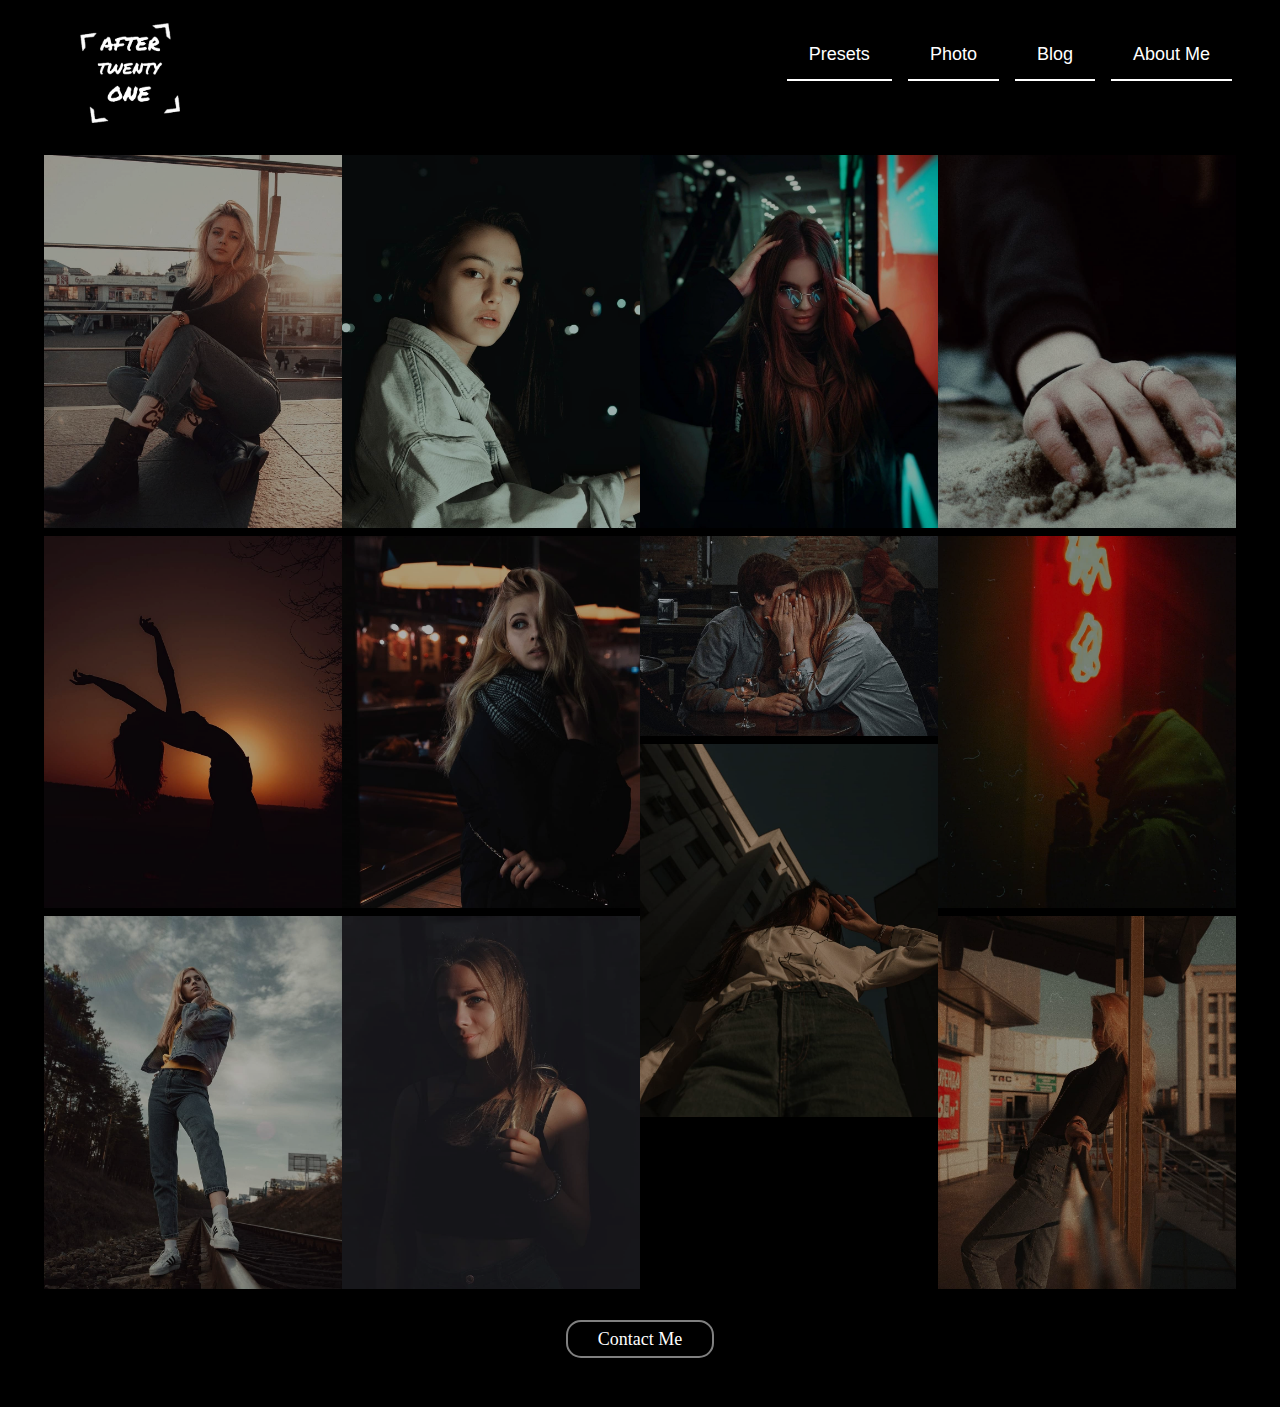
<file: index.html>
<!DOCTYPE html>
<html lang="en">
<head>
    <meta charset="UTF-8">
    <meta name="viewport" content="width=device-width, initial-scale=1.0">
    <link rel="stylesheet" href="style/style.css">
    <link href="https://fonts.googleapis.com/css?family=Raleway&display=swap" rel="stylesheet">
    <title>Photographer</title>
</head>
<body>
    <div class="container">
        <div class="header">
            <div class="logo">
                <a href="index.html"><img src="img/logo2.png" alt="logo" width="100px" height="100px"></a>
            </div>
            <div class="menu"> 
                <a href="about.html">About Me</a>
                <a href="blog.html">Blog</a>
                <a href="photo.html">Photo</a>
                <a href="presets.html">Presets</a>
                    
            </div>
        </div>
        <div class="content">
            <div class="main"> 


                <div class="row"> 
                    <div class="column">
                        <div class="image"><img src="photo/photo1.jpg" alt="photo1" style="width:100%" >
                        <div class="wraper"><p>Model model</p></div>
                        </div>
                        <div class="image"><img src="photo/photo2.jpg" alt="photo2" style="width:100%">
                        <div class="wraper"><p>Model model</p></div>
                        </div>
                        <div class="image"><img src="photo/photo3.jpg" alt="photo3" style="width:100%">
                        <div class="wraper"><p>Model model</p></div>
                        </div>
                      
                    </div>
                 
                    <div class="column">
                      <div class="image"><img src="photo/photo4.jpg" alt="photo4" style="width:100%">
                        <div class="wraper"><p>Model model</p></div></div>
                      <div class="image"><img src="photo/photo5.jpg" alt="photo5" style="width:100%">
                        <div class="wraper"><p>Model model</p></div></div>
                      <div class="image"><img src="photo/photo6.jpg" alt="photo6" style="width:100%">
                        <div class="wraper"><p>Model model</p></div></div>
                    </div>

                    <div class="column">
                        <div class="image"><img src="photo/photo12.jpg" alt="photo12" style="width:100%">
                            <div class="wraper"><p>Model model</p></div></div>
                        <div class="image"><img src="photo/photo10.jpg" alt="photo10" style="width:100%">
                            <div class="wraper"><p>Model model</p></div></div>
                        <div class="image"><img src="photo/photo11.jpg" alt="photo11" style="width:100%">
                            <div class="wraper"><p>Model model</p></div></div>
                      </div>

                    <div class="column">
                      <div class="image"><img src="photo/photo7.jpg" alt="photo7" style="width:100%">
                        <div class="wraper"><p>Model model</p></div></div>
                      <div class="image"><img src="photo/photo8.jpg" alt="photo8" style="width:100%">
                        <div class="wraper"><p>Model model</p></div></div>
                      <div class="image"><img src="photo/photo9.jpg" alt="photo9" style="width:100%">
                        <div class="wraper"><p>Model model</p></div></div>
                    </div>
                   
                </div>
                
            </div>
        </div>
        <div class="footer">
            <div class="contact">
                <a href="about.html" class="button">Contact Me</a>
            </div>

        </div>

    </div>

    
</body>
</html>
</file>
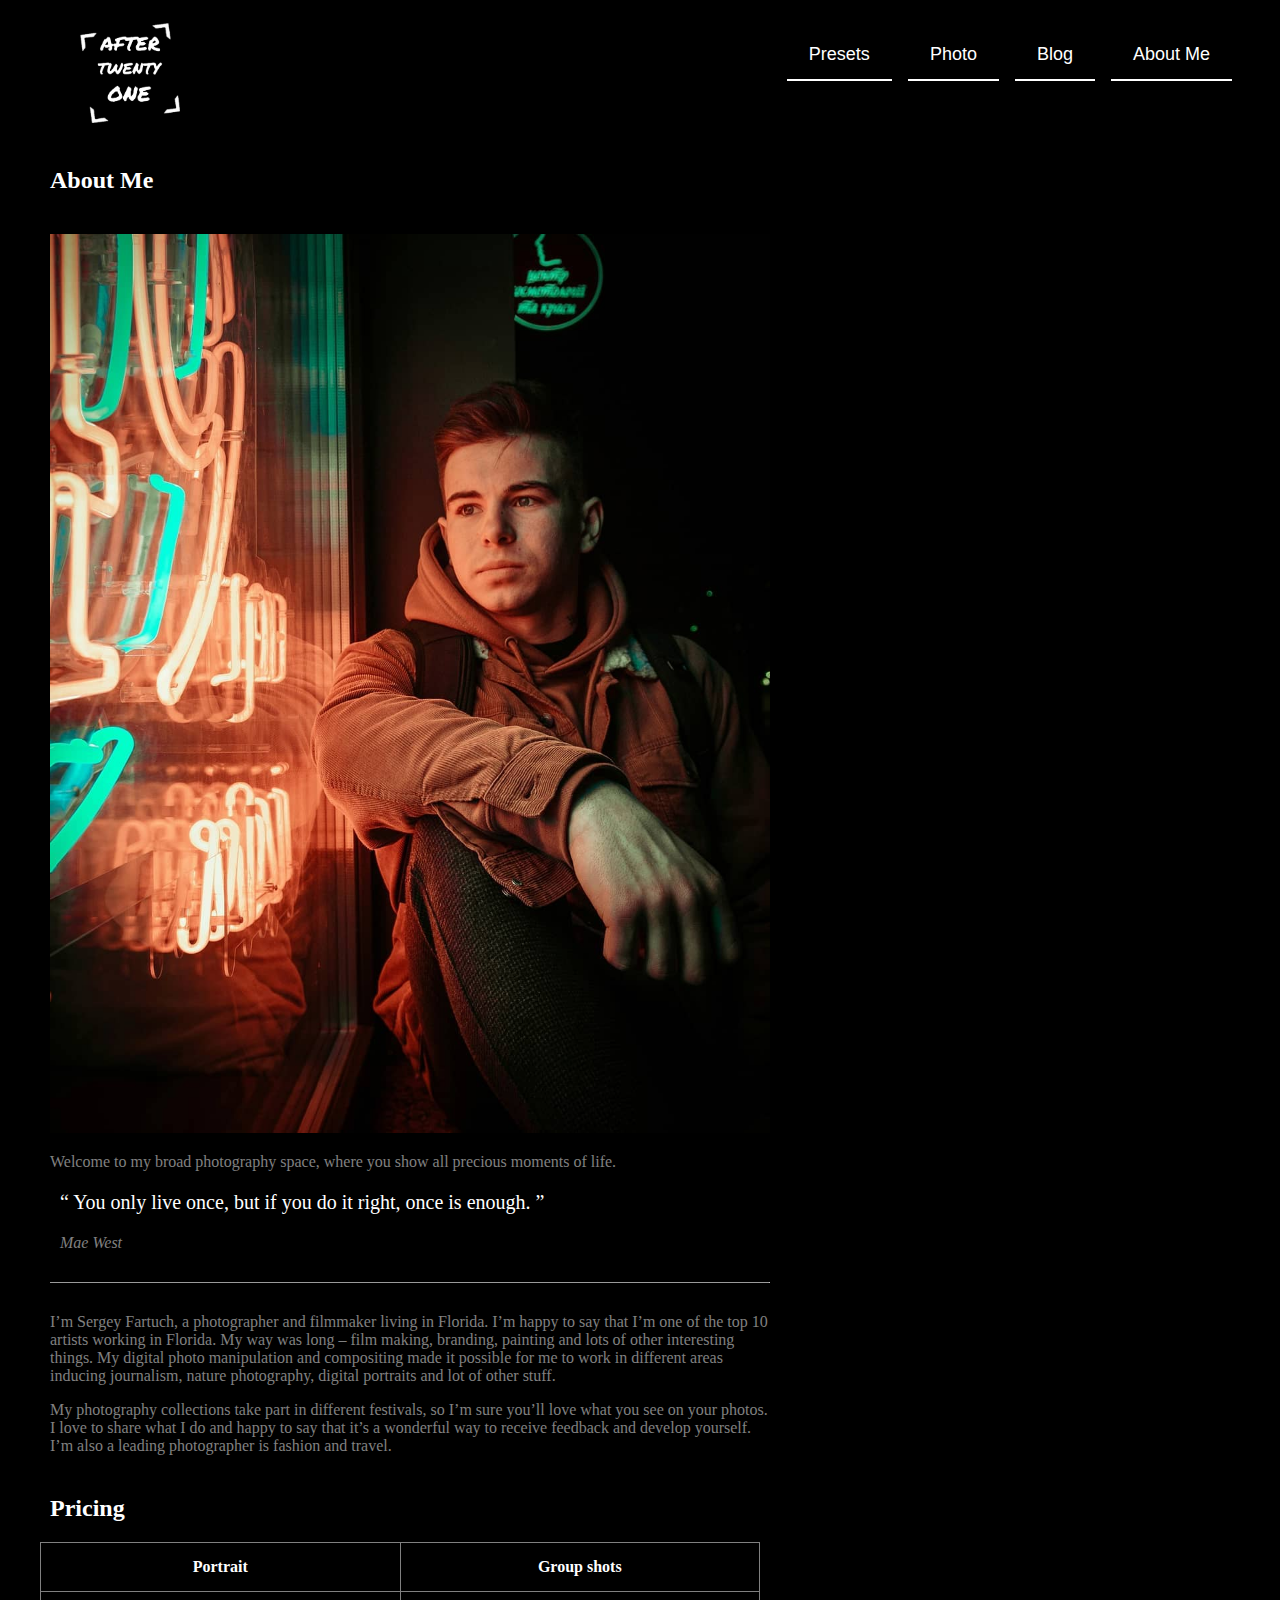
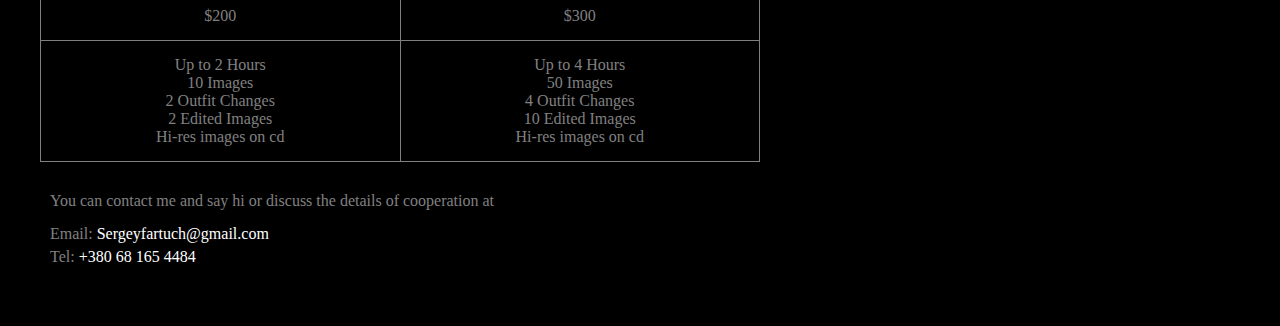
<file: about.html>
<!DOCTYPE html>
<html lang="en">
<head>
    <meta charset="UTF-8">
    <meta name="viewport" content="width=device-width, initial-scale=1.0">
    <link rel="stylesheet" href="style/about.css">
    <title>Photographer</title>
</head>
<body>
    <div class="container">
        <div class="header">
            <div class="logo">
                <a href="index.html"><img src="img/logo2.png" alt="logo" width="100px" height="100px"></a>
            </div>
            <div class="menu"> 
                <a href="about.html">About Me</a>
                <a href="blog.html">Blog</a>
                <a href="photo.html">Photo</a>
                <a href="presets.html">Presets</a>
                    
            </div>
        </div>

        
        <h2>About Me</h2>
        <div class="about_img"><img src="photo/my.jpg" alt="my photo" width="100%"></div>
        <div class="about">
        <p >Welcome to my broad photography space, where you show all precious moments of life.</p>
        <blockquote>
        <p class="quote">“ You only live once, but if you do it right, once is enough. ”</p>
        <cite>Mae West</cite>
        </blockquote>
        <hr size="1">
        <p>
            I’m Sergey Fartuch, a photographer and filmmaker living in Florida. I’m happy to say that I’m one of the top 10 artists working in Florida. My way was long – film making, branding, painting and lots of other interesting things. My digital photo manipulation and compositing made it possible for me to work in different areas inducing journalism, nature photography, digital portraits and lot of other stuff.
        </p>
        <p>
            My photography collections take part in different festivals, so I’m sure you’ll love what you see on your photos. I love to share what I do and happy to say that it’s a wonderful way to receive feedback and develop yourself. I’m also a leading photographer is fashion and travel.
        </p>
        </div>

        <h3>Pricing</h3>
        <table>
            <tr> <th>Portrait </th> <th>Group shots </th> </tr>
            <tr> <td>$200 </td> <td>$300 </td> </tr>
            
            <tr> <td>Up to 2 Hours<br>10 Images<br>2 Outfit Changes<br>2 Edited Images<br>Hi-res images on cd</td> 
                 <td>Up to 4 Hours<br>50 Images <br>4 Outfit Changes<br> 10 Edited Images<br> Hi-res images on cd </td> 
            </tr>
        </table>
        <div class="contact">
        <div class="standartP"><p> You can contact me and say hi or discuss the details of cooperation at</p></div>

        <p>Email: <a  href="mailto:Sergeyfartuch@gmail.com">Sergeyfartuch@gmail.com</a></p>
        <p>Tel: <a  href="tel: +380 68 165 4484">+380 68 165 4484</a></p> 
        </div>
    </div>
</body>
</html>
</file>
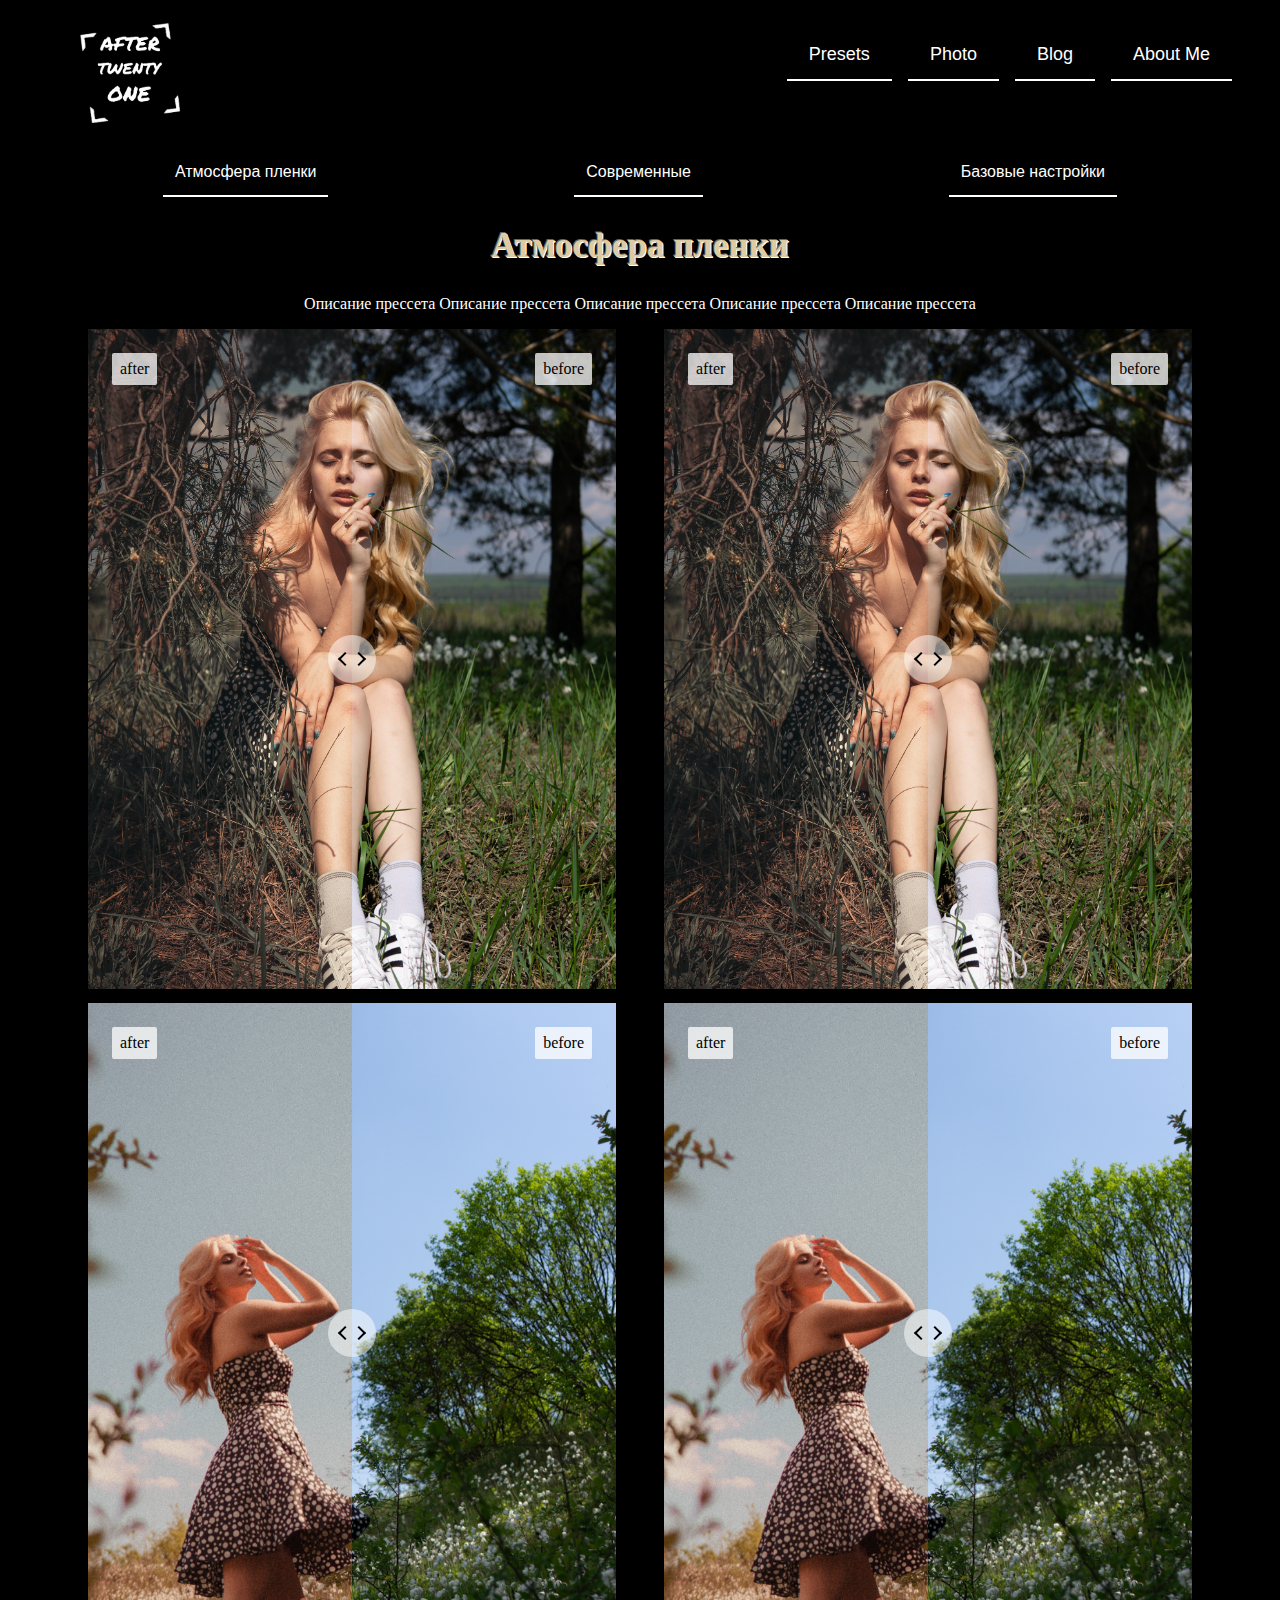
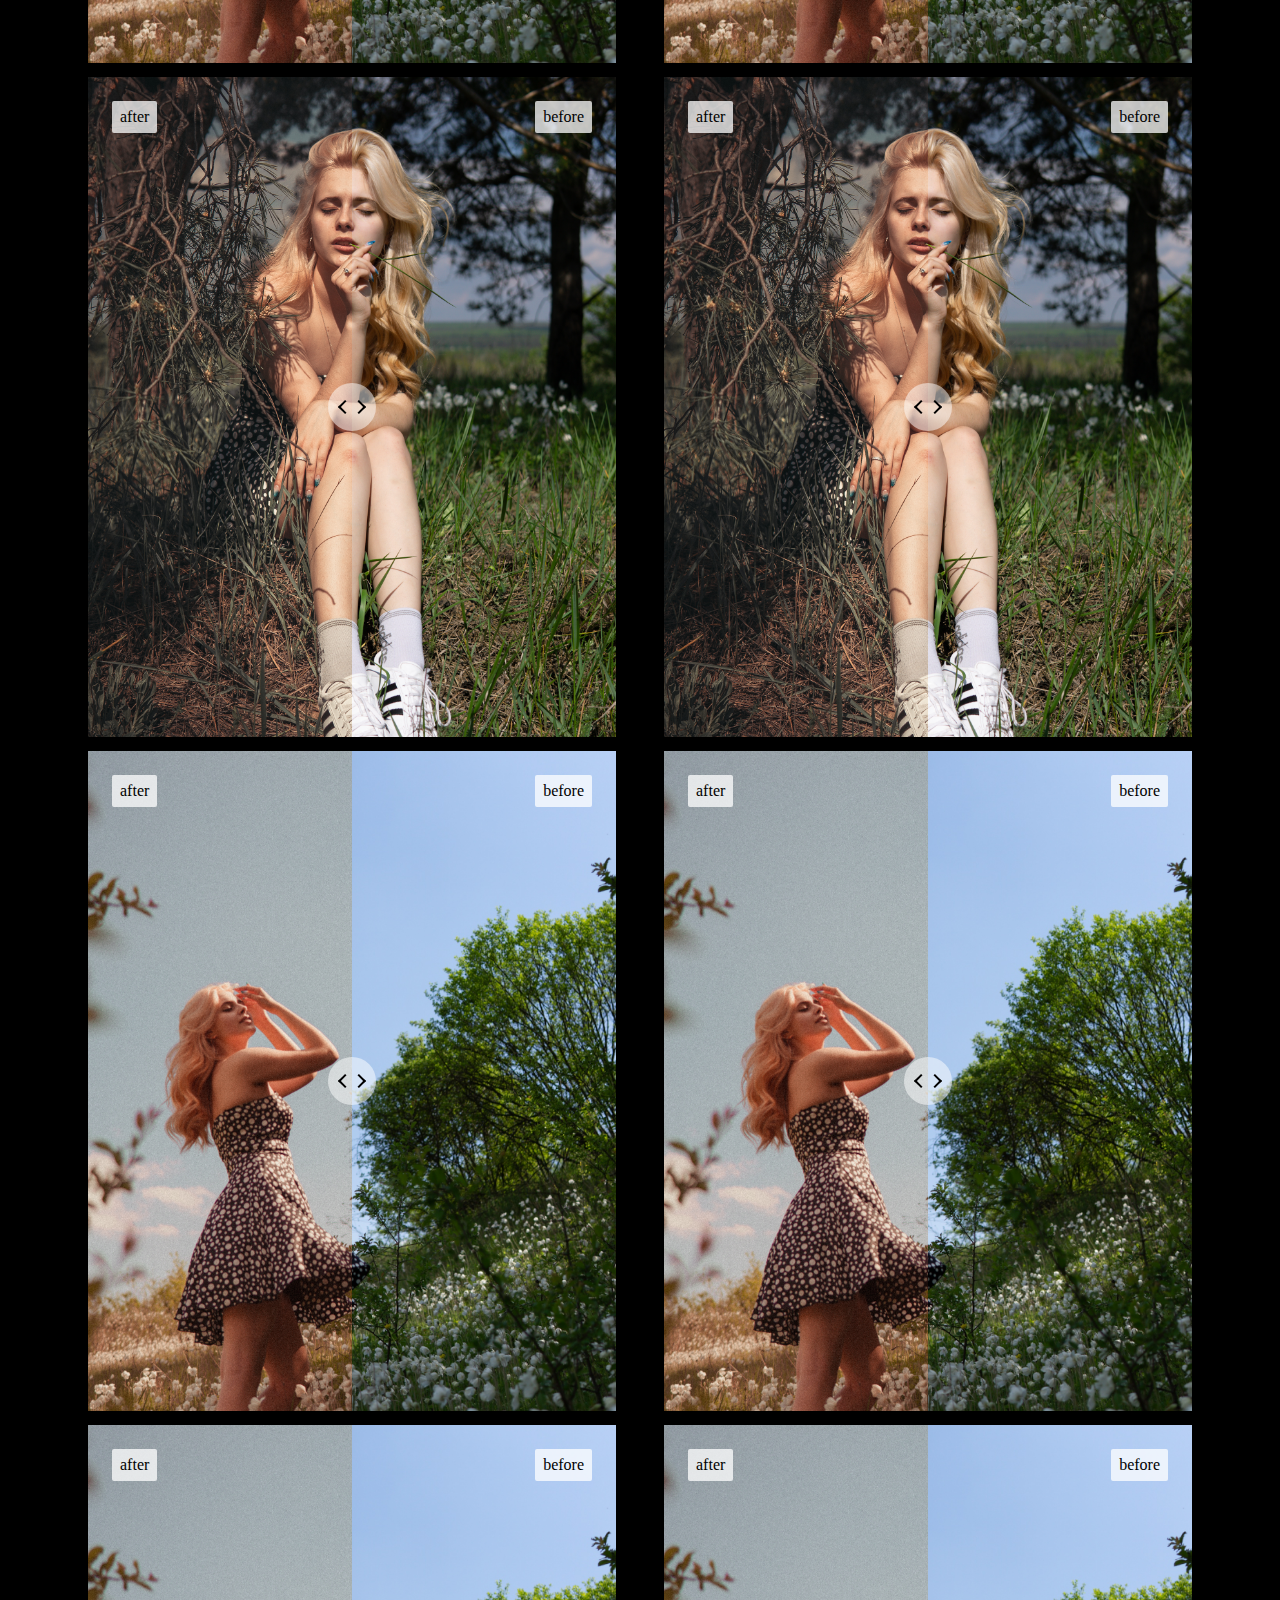
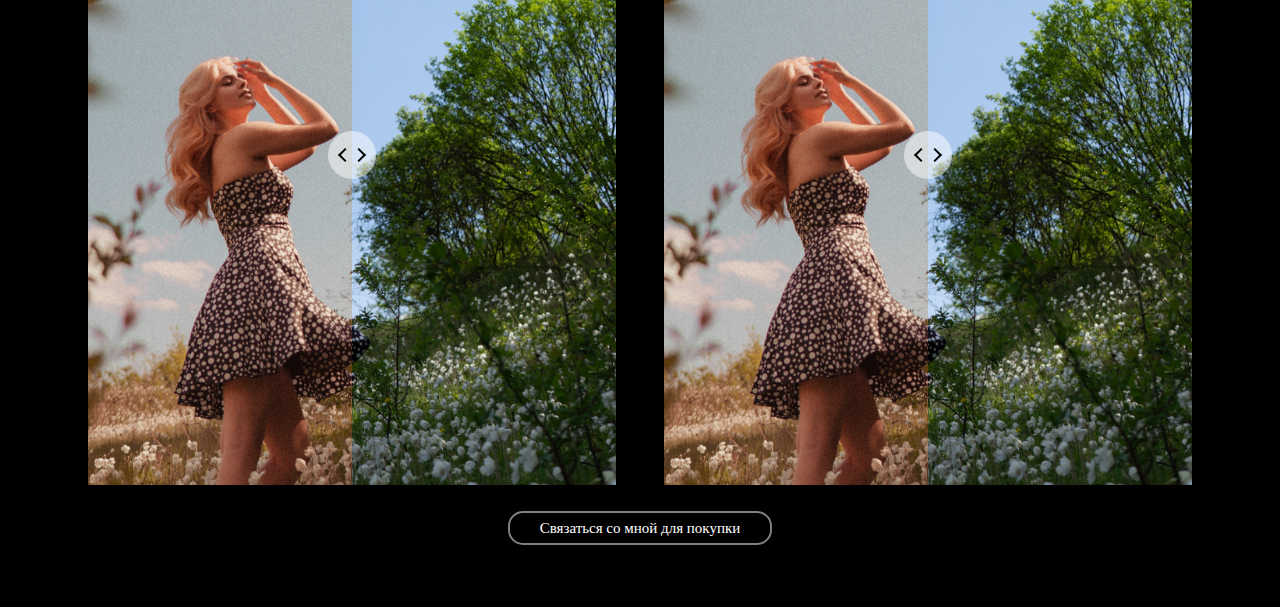
<file: atmosferra.html>
<!DOCTYPE html>
<html lang="en">
<head>
    <meta charset="UTF-8">
    <meta name="viewport" content="width=device-width, initial-scale=1.0">
    <link rel="stylesheet" href="style/BeerSlider.css">
    <link rel="stylesheet" href="style/basic.css">
    <link href="https://fonts.googleapis.com/css?family=Raleway&display=swap" rel="stylesheet">
    <title>Photographer</title>
</head>
<body>
    <div class="container">
        <div class="header">
            <div class="logo">
                <a href="index.html"><img src="img/logo2.png" alt="logo" width="100px" height="100px"></a>
            </div>
            <div class="menu"> 
                <a href="about.html">About Me</a>
                <a href="blog.html">Blog</a>
                <a href="photo.html">Photo</a>
                <a href="presets.html">Presets</a>
                    
            </div>
        </div>
        <div class="menu_preset">
            <a href="atmosferra.html">Атмосфера пленки</a>
            <a href="modern.html">Современные</a>
            <a href="basic.html">Базовые настройки</a>
        </div>


        <div id="set1"class="preset_photo">
            <h2>Атмосфера пленки</h2>
            <p>Описание прессета Описание прессета Описание прессета Описание прессета Описание прессета  </p>
            <div class="row">
                <div class="column">
                    <div id="beer-slider" class="beer-slider" data-beer-label="before" style="width: 100%; ">
                        <img src="photo/preset/before1.jpg" alt="before1"   >
                        <div class="beer-reveal" data-beer-label="after" >
                        <img src="../photo/preset/after1.jpg" alt="after1" style="width: 100%; ">
                        </div>
                    </div>
                    <div id="beer-slider1" class="beer-slider" data-beer-label="before" style="width: 100%; ">
                        <img src="photo/preset/before2.jpg" alt="before2"  >
                        <div class="beer-reveal" data-beer-label="after" >
                        <img src="photo/preset/after2.jpg" alt="after2" style="width: 100%; ">
                        </div>
                    </div>
                    <div id="beer-slider3" class="beer-slider" data-beer-label="before" style="width: 100%; ">
                        <img src="photo/preset/before1.jpg" alt="before1"   >
                        <div class="beer-reveal" data-beer-label="after" >
                        <img src="photo/preset/after1.jpg" alt="after1" style="width: 100%; ">
                        </div>
                    </div>
                    <div id="beer-slider4" class="beer-slider" data-beer-label="before" style="width: 100%; ">
                        <img src="photo/preset/before2.jpg" alt="before2"  >
                        <div class="beer-reveal" data-beer-label="after" >
                        <img src="photo/preset/after2.jpg" alt="after2" style="width: 100%; ">
                        </div>
                    </div>
                    <div id="beer-slider5" class="beer-slider" data-beer-label="before" style="width: 100%; ">
                        <img src="photo/preset/before2.jpg" alt="before2"  >
                        <div class="beer-reveal" data-beer-label="after" >
                        <img src="photo/preset/after2.jpg" alt="after2" style="width: 100%; ">
                        </div>
                    </div>
                </div>

                <div class="column">
                    <div id="beer-slider2" class="beer-slider" data-beer-label="before" style="width: 100%; ">
                        <img src="photo/preset/before1.jpg" alt="before1"   >
                        <div class="beer-reveal" data-beer-label="after" >
                        <img src="photo/preset/after1.jpg" alt="after1" style="width: 100%; ">
                        </div>
                    </div>
                    <div id="beer-slider6" class="beer-slider" data-beer-label="before" style="width: 100%; ">
                        <img src="photo/preset/before2.jpg" alt="before2"  >
                        <div class="beer-reveal" data-beer-label="after" >
                        <img src="photo/preset/after2.jpg" alt="after2" style="width: 100%; ">
                        </div>
                    </div>
                    <div id="beer-slider7" class="beer-slider" data-beer-label="before" style="width: 100%; ">
                        <img src="photo/preset/before1.jpg" alt="before1"   >
                        <div class="beer-reveal" data-beer-label="after" >
                        <img src="photo/preset/after1.jpg" alt="after1" style="width: 100%; ">
                        </div>
                    </div>
                    <div id="beer-slider8" class="beer-slider" data-beer-label="before" style="width: 100%; ">
                        <img src="photo/preset/before2.jpg" alt="before2"  >
                        <div class="beer-reveal" data-beer-label="after" >
                        <img src="photo/preset/after2.jpg" alt="after2" style="width: 100%; ">
                        </div>
                    </div>
                    <div id="beer-slider9" class="beer-slider" data-beer-label="before" style="width: 100%; ">
                        <img src="photo/preset/before2.jpg" alt="before2"  >
                        <div class="beer-reveal" data-beer-label="after" >
                        <img src="photo/preset/after2.jpg" alt="after2" style="width: 100%; ">
                        </div>
                    </div>
                </div>
                
            </div>
            <div class="contact">
            <a href="about.html" class="button">Связаться со мной для покупки</a>
            </div>
        </div>

        <script src="BeerSlider.js"></script>
    <script>
        var slider = new BeerSlider( document.getElementById( "beer-slider" ) );
        var slider = new BeerSlider( document.getElementById( "beer-slider1" ) );
        var slider = new BeerSlider( document.getElementById( "beer-slider2" ) );
        var slider = new BeerSlider( document.getElementById( "beer-slider3" ) );
        var slider = new BeerSlider( document.getElementById( "beer-slider4" ) );
        var slider = new BeerSlider( document.getElementById( "beer-slider5" ) );
        var slider = new BeerSlider( document.getElementById( "beer-slider6" ) );
        var slider = new BeerSlider( document.getElementById( "beer-slider7" ) );
        var slider = new BeerSlider( document.getElementById( "beer-slider8" ) );
        var slider = new BeerSlider( document.getElementById( "beer-slider9" ) );
        
    </script>

    </div>
</body>
</html>
</file>
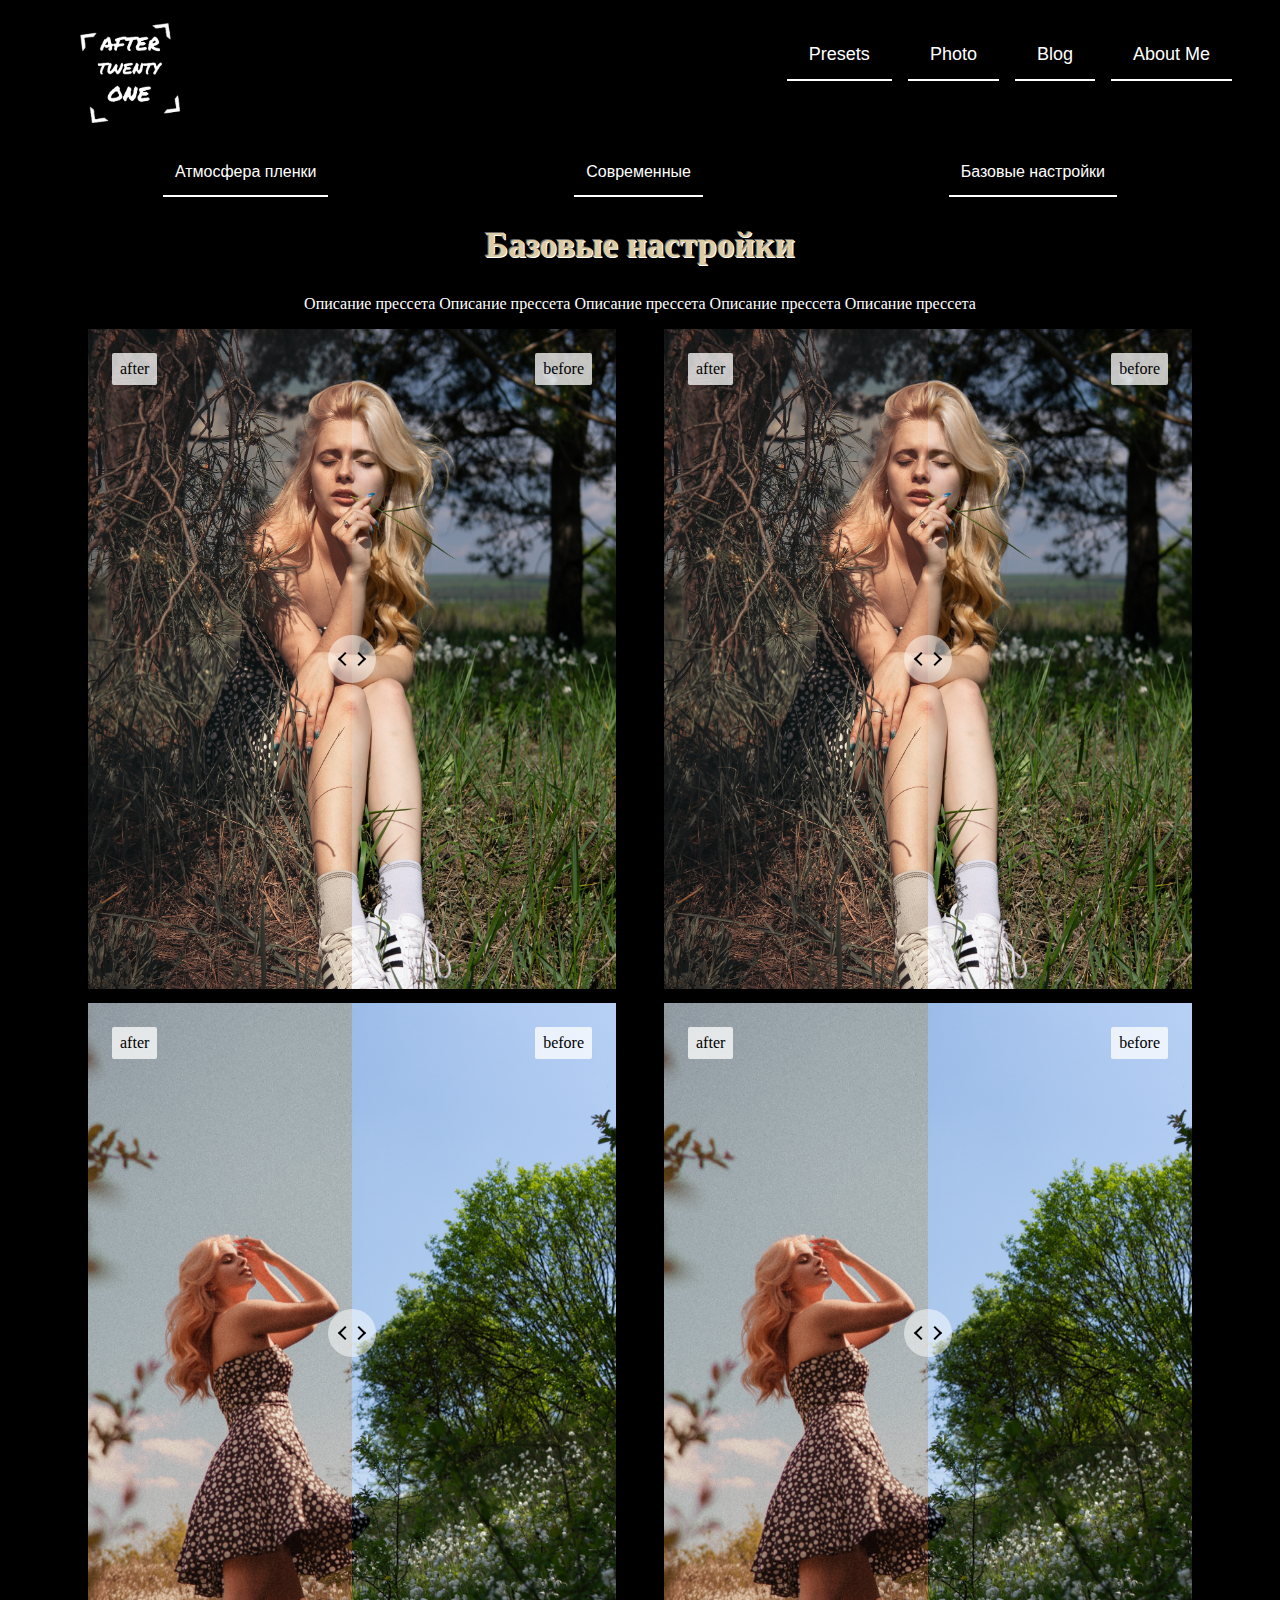
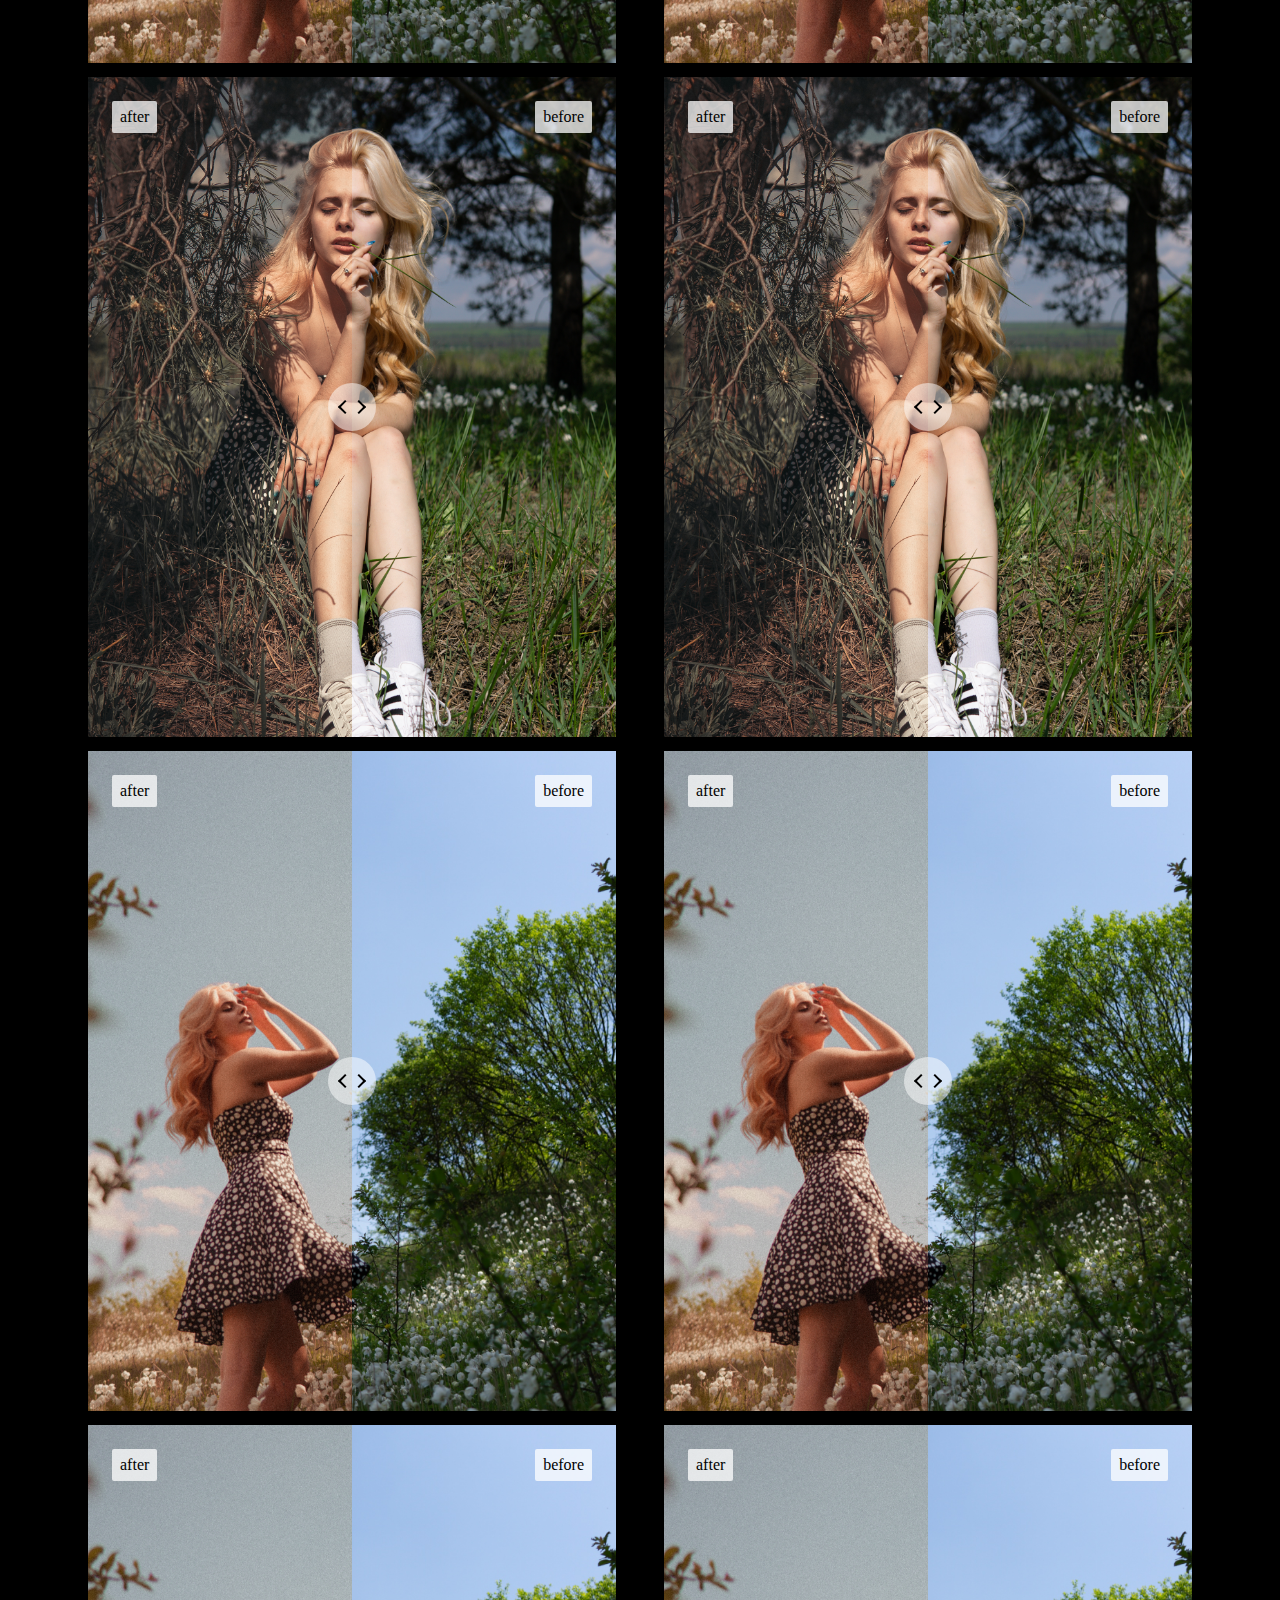
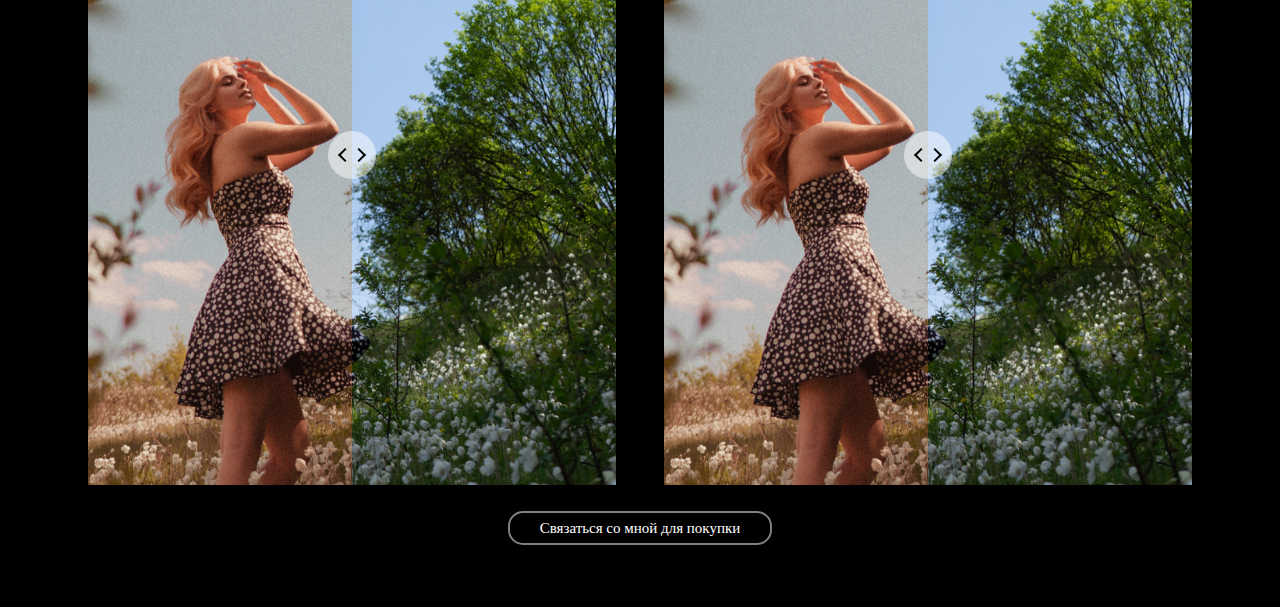
<file: basic.html>
<!DOCTYPE html>
<html lang="en">
<head>
    <meta charset="UTF-8">
    <meta name="viewport" content="width=device-width, initial-scale=1.0">
    <link rel="stylesheet" href="style/BeerSlider.css">
    <link rel="stylesheet" href="style/basic.css">
    <link href="https://fonts.googleapis.com/css?family=Raleway&display=swap" rel="stylesheet">
    <title>Photographer</title>
</head>
<body>
    <div class="container">
        <div class="header">
            <div class="logo">
                <a href="index.html"><img src="img/logo2.png" alt="logo" width="100px" height="100px"></a>
            </div>
            <div class="menu"> 
                <a href="about.html">About Me</a>
                <a href="blog.html">Blog</a>
                <a href="photo.html">Photo</a>
                <a href="presets.html">Presets</a>
                    
            </div>
        </div>
        <div class="menu_preset">
            <a href="atmosferra.html">Атмосфера пленки</a>
            <a href="modern.html">Современные</a>
            <a href="basic.html">Базовые настройки</a>
        </div>

        <div id="set1"class="preset_photo">
            <h2>Базовые настройки</h2>
            <p>Описание прессета Описание прессета Описание прессета Описание прессета Описание прессета  </p>
            <div class="row">
                <div class="column">
                    <div id="beer-slider" class="beer-slider" data-beer-label="before" style="width: 100%; ">
                        <img src="photo/preset/before1.jpg" alt="before1"   >
                        <div class="beer-reveal" data-beer-label="after" >
                        <img src="photo/preset/after1.jpg" alt="after1" style="width: 100%; ">
                        </div>
                    </div>
                    <div id="beer-slider1" class="beer-slider" data-beer-label="before" style="width: 100%; ">
                        <img src="photo/preset/before2.jpg" alt="before2"  >
                        <div class="beer-reveal" data-beer-label="after" >
                        <img src="photo/preset/after2.jpg" alt="after2" style="width: 100%; ">
                        </div>
                    </div>
                    <div id="beer-slider3" class="beer-slider" data-beer-label="before" style="width: 100%; ">
                        <img src="photo/preset/before1.jpg" alt="before1"   >
                        <div class="beer-reveal" data-beer-label="after" >
                        <img src="photo/preset/after1.jpg" alt="after1" style="width: 100%; ">
                        </div>
                    </div>
                    <div id="beer-slider4" class="beer-slider" data-beer-label="before" style="width: 100%; ">
                        <img src="photo/preset/before2.jpg" alt="before2"  >
                        <div class="beer-reveal" data-beer-label="after" >
                        <img src="photo/preset/after2.jpg" alt="after2" style="width: 100%; ">
                        </div>
                    </div>
                    <div id="beer-slider5" class="beer-slider" data-beer-label="before" style="width: 100%; ">
                        <img src="photo/preset/before2.jpg" alt="before2"  >
                        <div class="beer-reveal" data-beer-label="after" >
                        <img src="photo/preset/after2.jpg" alt="after2" style="width: 100%; ">
                        </div>
                    </div>
                </div>

                <div class="column">
                    <div id="beer-slider2" class="beer-slider" data-beer-label="before" style="width: 100%; ">
                        <img src="photo/preset/before1.jpg" alt="before1"   >
                        <div class="beer-reveal" data-beer-label="after" >
                        <img src="photo/preset/after1.jpg" alt="after1" style="width: 100%; ">
                        </div>
                    </div>
                    <div id="beer-slider6" class="beer-slider" data-beer-label="before" style="width: 100%; ">
                        <img src="photo/preset/before2.jpg" alt="before2"  >
                        <div class="beer-reveal" data-beer-label="after" >
                        <img src="photo/preset/after2.jpg" alt="after2" style="width: 100%; ">
                        </div>
                    </div>
                    <div id="beer-slider7" class="beer-slider" data-beer-label="before" style="width: 100%; ">
                        <img src="photo/preset/before1.jpg" alt="before1"   >
                        <div class="beer-reveal" data-beer-label="after" >
                        <img src="photo/preset/after1.jpg" alt="after1" style="width: 100%; ">
                        </div>
                    </div>
                    <div id="beer-slider8" class="beer-slider" data-beer-label="before" style="width: 100%; ">
                        <img src="photo/preset/before2.jpg" alt="before2"  >
                        <div class="beer-reveal" data-beer-label="after" >
                        <img src="photo/preset/after2.jpg" alt="after2" style="width: 100%; ">
                        </div>
                    </div>
                    <div id="beer-slider9" class="beer-slider" data-beer-label="before" style="width: 100%; ">
                        <img src="photo/preset/before2.jpg" alt="before2"  >
                        <div class="beer-reveal" data-beer-label="after" >
                        <img src="photo/preset/after2.jpg" alt="after2" style="width: 100%; ">
                        </div>
                    </div>
                </div>
                
            </div>
            <div class="contact">
            <a href="about.html" class="button">Связаться со мной для покупки</a>
            </div>
        </div>

        <script src="BeerSlider.js"></script>
    <script>
        var slider = new BeerSlider( document.getElementById( "beer-slider" ) );
        var slider = new BeerSlider( document.getElementById( "beer-slider1" ) );
        var slider = new BeerSlider( document.getElementById( "beer-slider2" ) );
        var slider = new BeerSlider( document.getElementById( "beer-slider3" ) );
        var slider = new BeerSlider( document.getElementById( "beer-slider4" ) );
        var slider = new BeerSlider( document.getElementById( "beer-slider5" ) );
        var slider = new BeerSlider( document.getElementById( "beer-slider6" ) );
        var slider = new BeerSlider( document.getElementById( "beer-slider7" ) );
        var slider = new BeerSlider( document.getElementById( "beer-slider8" ) );
        var slider = new BeerSlider( document.getElementById( "beer-slider9" ) );
        
    </script>


    </div>
</body>
</html>
</file>
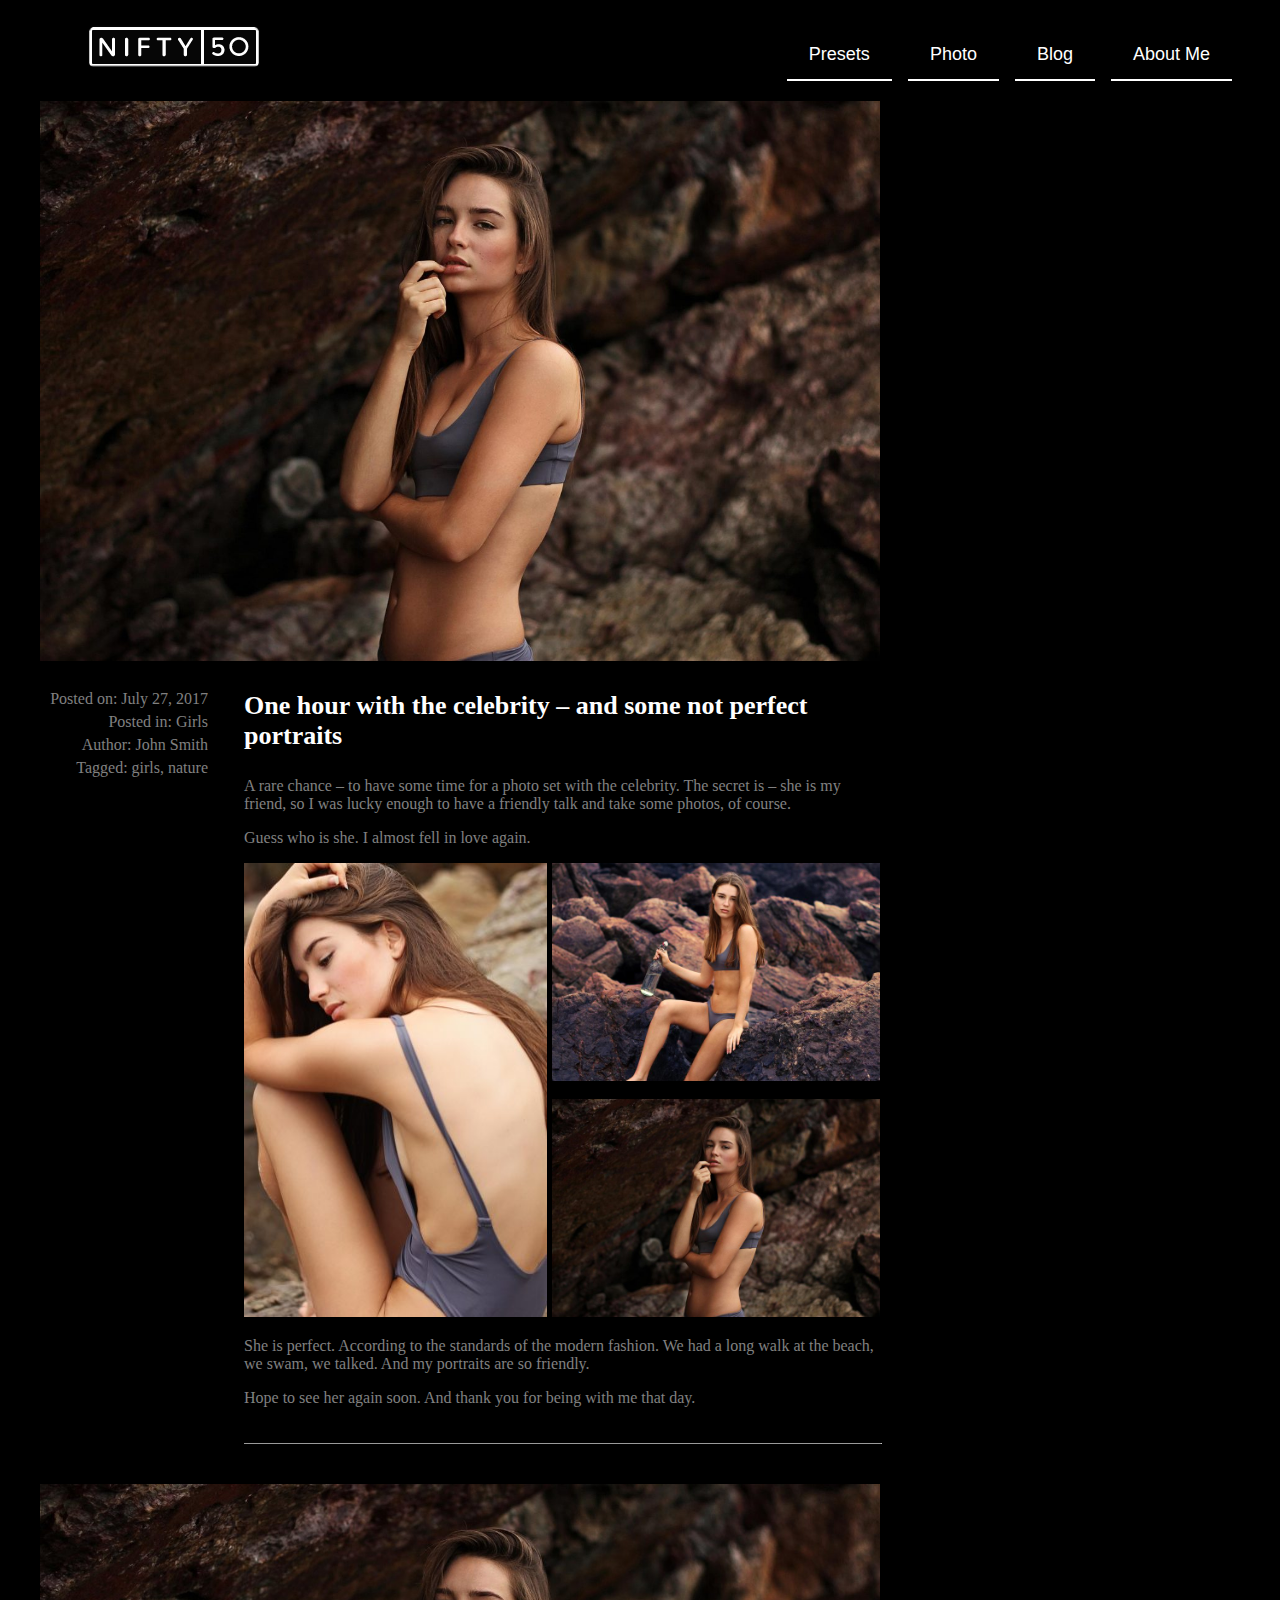
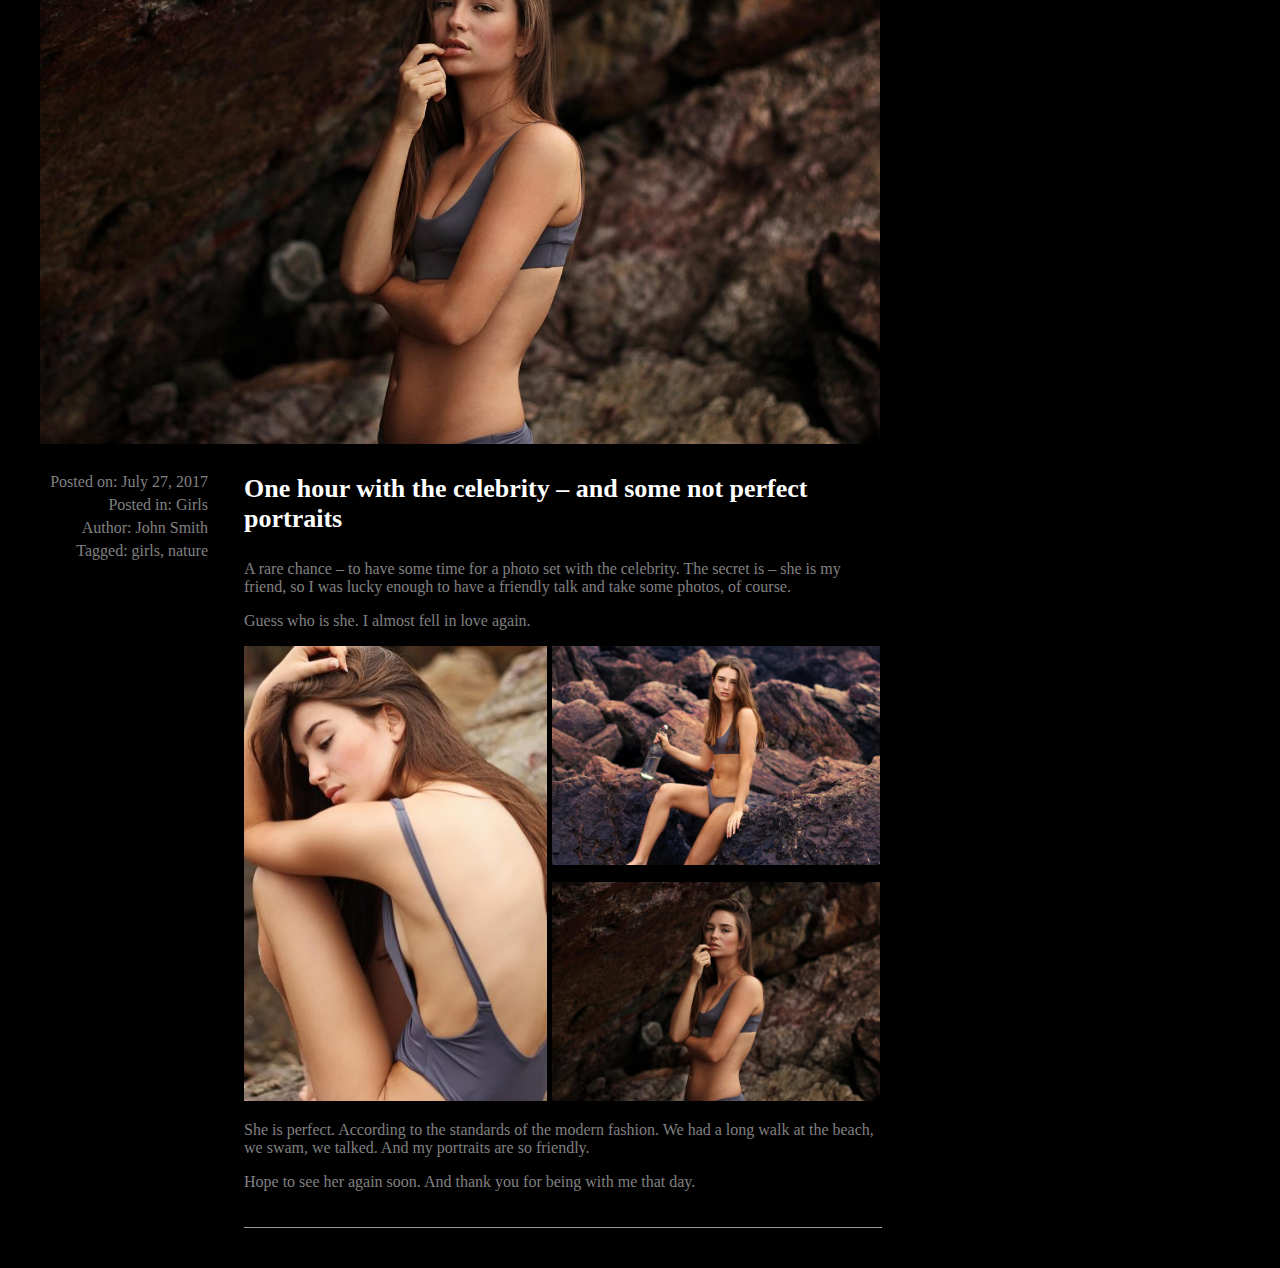
<file: Blog.html>
<!DOCTYPE html>
<html lang="en">
<head>
    <meta charset="UTF-8">
    <meta name="viewport" content="width=device-width, initial-scale=1.0">
    <link rel="stylesheet" href="style/blog.css">
    <title>Document</title>
</head>
<body>
    <div class="container">
        <div class="header">
            <div class="logo">
                <a href="index.html"><img src="img/logo.png" alt="logo"></a>
            </div>
            <div class="menu"> 
                <a href="about.html">About Me</a>
                <a href="blog.html">Blog</a>
                <a href="#">Photo</a>
                <a href="#">Presets</a>
                    
            </div>
        </div>
        
        <div class="blog">
            <div class="main_img">
                <img src="photo/blog/test1.jpg" alt="test1" width="100%">
            </div>
            <div class="description">
                <div class="descriptoin_general">
                       <p>Posted on: July 27, 2017</p>
                       <p> Posted in: Girls</p>
                       <p> Author: John Smith</p>
                       <p> Tagged: girls, nature</p>
                       
                </div>
                <div class="description_content">
                    <h3>One hour with the celebrity – and some not perfect portraits</h3>
                    <p>A rare chance – to have some time for a photo set with the celebrity. The secret is – she is my friend, so I was lucky enough to have a friendly talk and take some photos, of course.</p>
                    <p> Guess who is she. I almost fell in love again.</p>
                    <div class="descriptoin_image">
                        <div class="row">
                            <div class="image"><img src="photo/blog/test2.jpg" alt="test2" width="100%" ></div>
                        </div>    
                        <div class="column">
                            <div class="image"><img src="photo/blog/test3.jpg" alt="test3" width="100%" ></div>
                            <div class="image"><img src="photo/blog/test4.jpg" alt="test4" width="100%" ></div>
                        </div>     
                    </div>
                    <div class="description_text">
                        <p>She is perfect. According to the standards of the modern fashion. We had a long walk at the beach, we swam, we talked. And my portraits are so friendly.</p>
            
                        <p>Hope to see her again soon. And thank you for being with me that day.</p>
                        </div>
                </div>
                
            </div>
            <hr size="1">
        </div>
        <div class="blog">
            <div class="main_img">
                <img src="photo/blog/test1.jpg" alt="test1" width="100%">
            </div>
            <div class="description">
                <div class="descriptoin_general">
                       <p>Posted on: July 27, 2017</p>
                       <p> Posted in: Girls</p>
                       <p> Author: John Smith</p>
                       <p> Tagged: girls, nature</p>
                       
                </div>
                <div class="description_content">
                    <h3>One hour with the celebrity – and some not perfect portraits</h3>
                    <p>A rare chance – to have some time for a photo set with the celebrity. The secret is – she is my friend, so I was lucky enough to have a friendly talk and take some photos, of course.</p>
                    <p> Guess who is she. I almost fell in love again.</p>
                    <div class="descriptoin_image">
                        <div class="row">
                            <div class="image"><img src="photo/blog/test2.jpg" alt="test2" width="100%" ></div>
                        </div>    
                        <div class="column">
                            <div class="image"><img src="photo/blog/test3.jpg" alt="test3" width="100%" ></div>
                            <div class="image"><img src="photo/blog/test4.jpg" alt="test4" width="100%" ></div>
                        </div>     
                    </div>
                    <div class="description_text">
                        <p>She is perfect. According to the standards of the modern fashion. We had a long walk at the beach, we swam, we talked. And my portraits are so friendly.</p>
            
                        <p>Hope to see her again soon. And thank you for being with me that day.</p>
                        </div>
                </div>
                
            </div>
            <hr size="1"> 
        </div>
    </div>
    
</body>
</html>
</file>
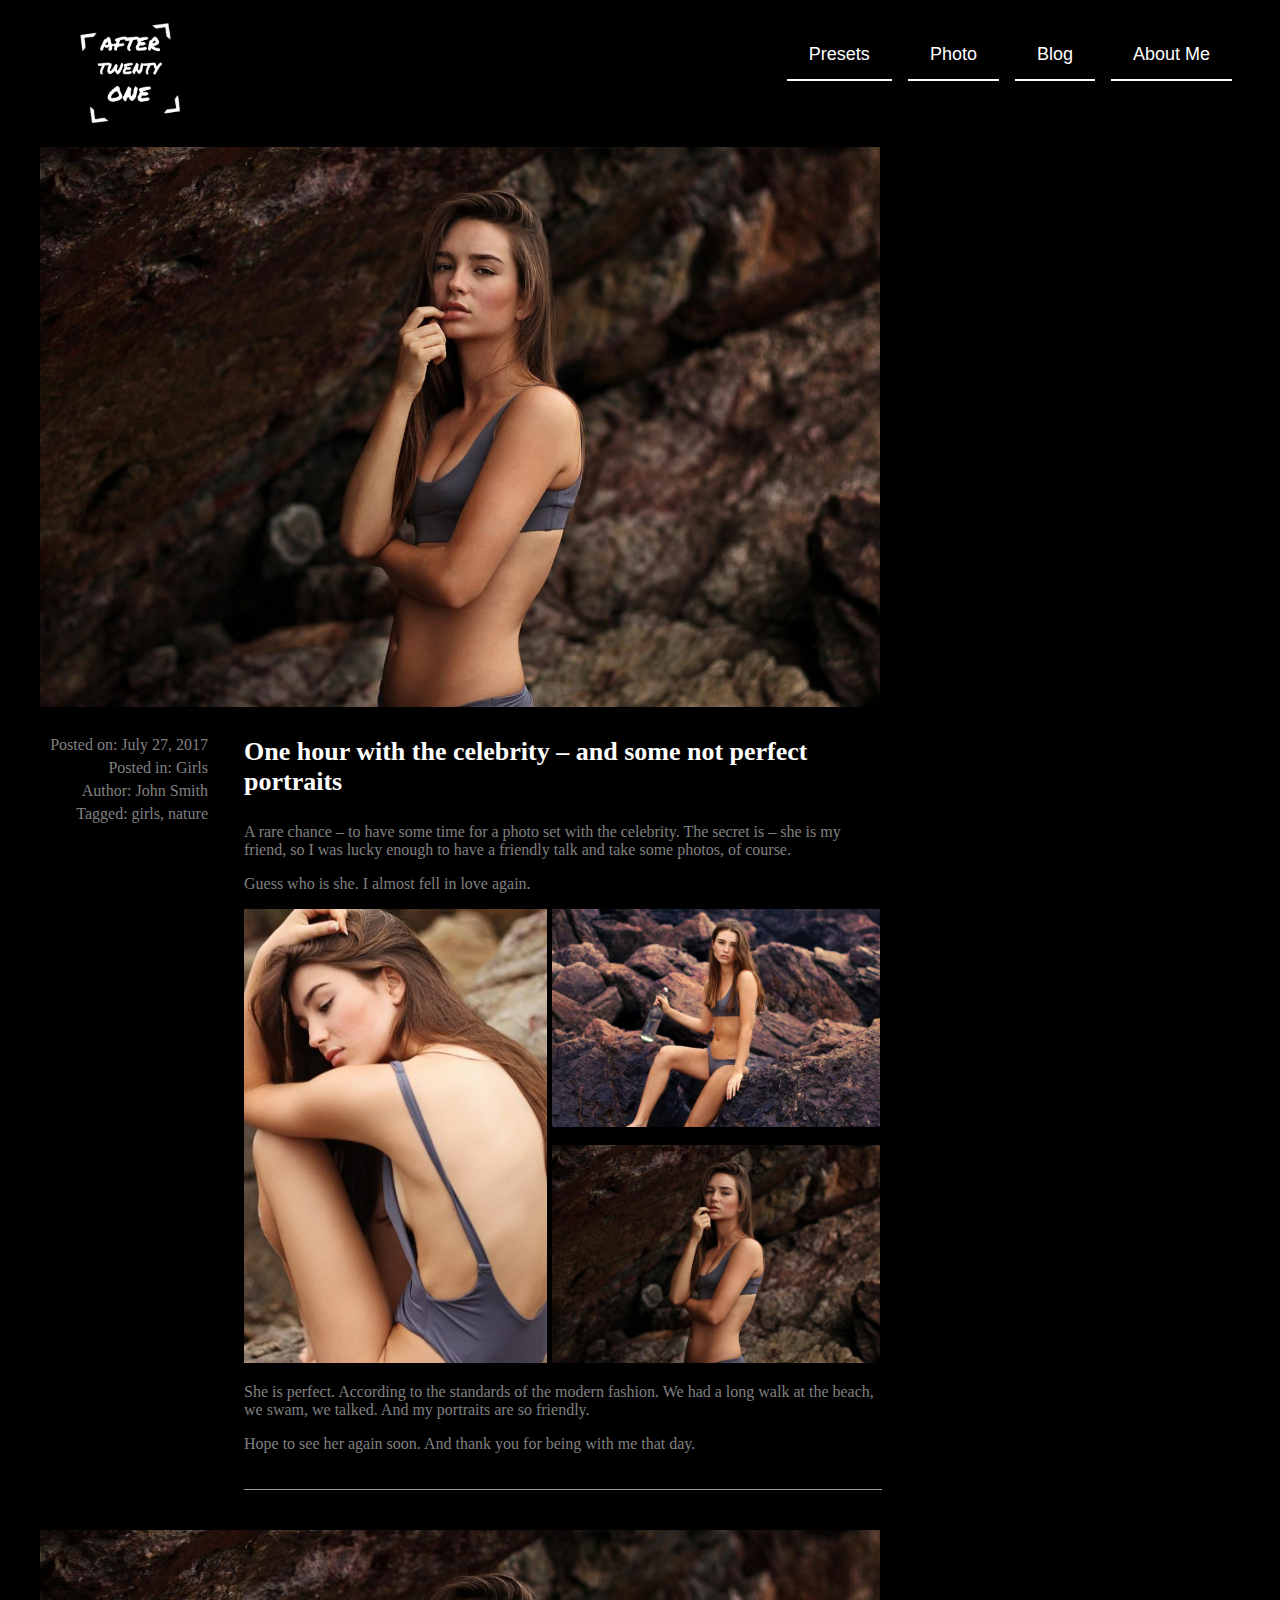
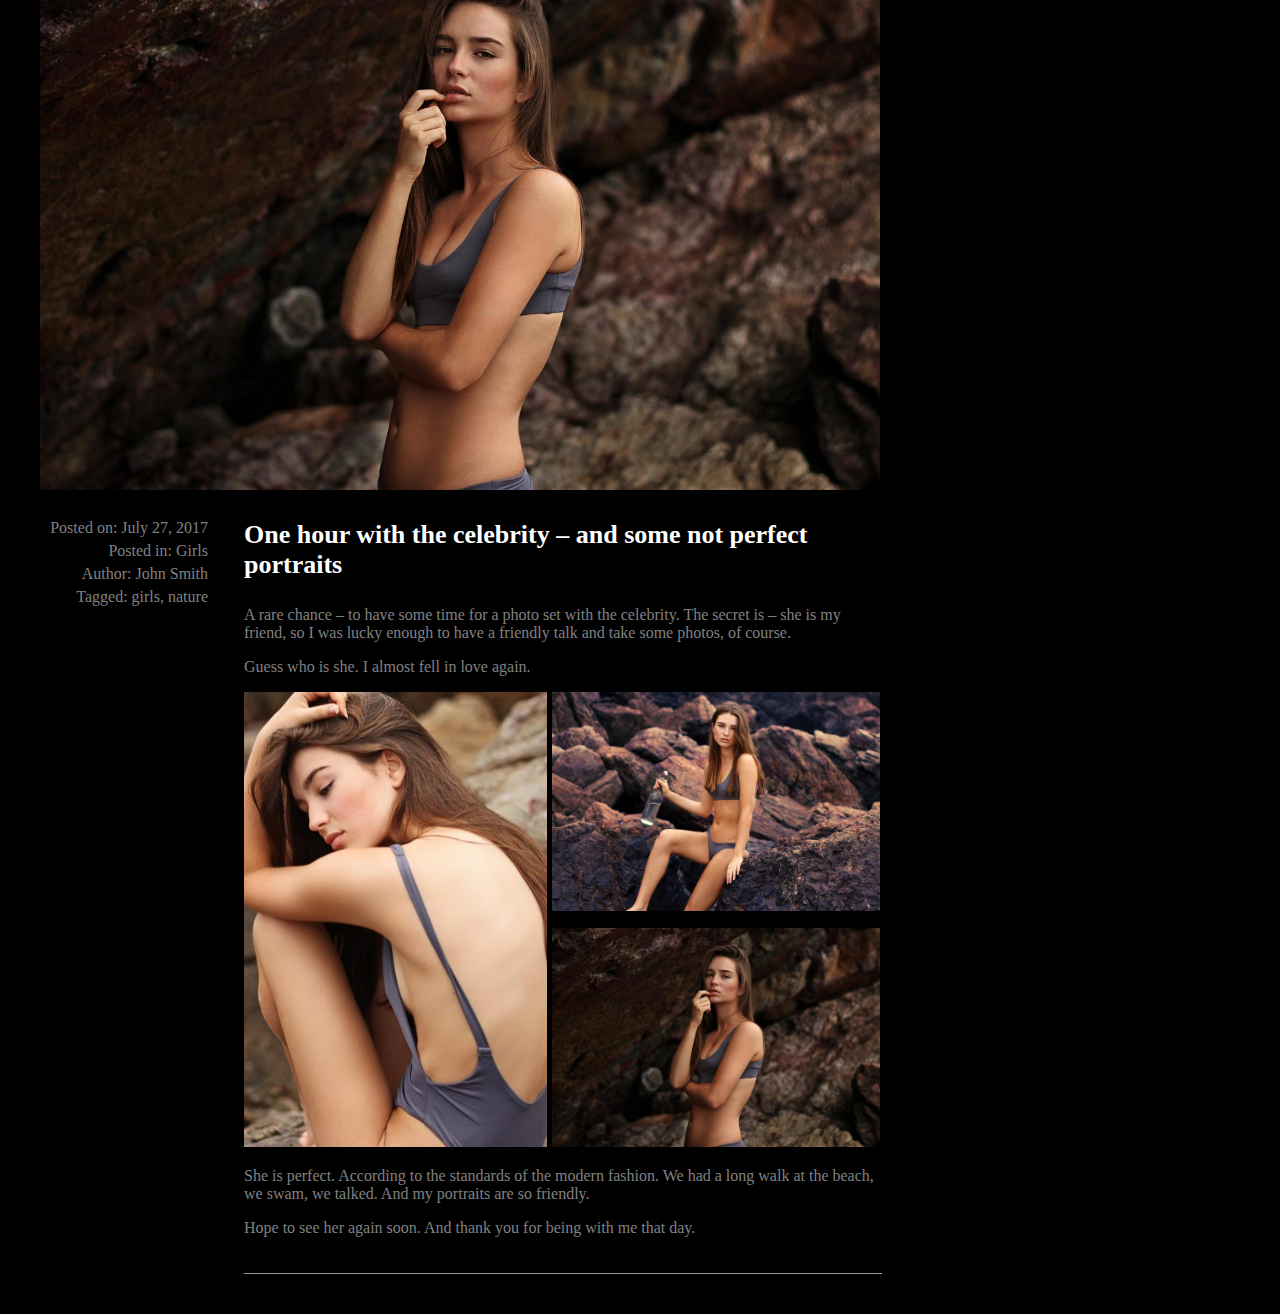
<file: blog.html>
<!DOCTYPE html>
<html lang="en">
<head>
    <meta charset="UTF-8">
    <meta name="viewport" content="width=device-width, initial-scale=1.0">
    <link rel="stylesheet" href="style/blog.css">
    <title>Document</title>
</head>
<body>
    <div class="container">
        <div class="header">
            <div class="logo">
                <a href="index.html"><img src="img/logo2.png" alt="logo" width="100px" height="100px"></a>
            </div>
            <div class="menu"> 
                <a href="about.html">About Me</a>
                <a href="blog.html">Blog</a>
                <a href="photo.html">Photo</a>
                <a href="presets.html">Presets</a>
                    
            </div>
        </div>
        
        <div class="blog">
            <div class="main_img">
                <img src="photo/blog/test1.jpg" alt="test1" width="100%">
            </div>
            <div class="description">
                <div class="descriptoin_general">
                       <p>Posted on: July 27, 2017</p>
                       <p> Posted in: Girls</p>
                       <p> Author: John Smith</p>
                       <p> Tagged: girls, nature</p>
                       
                </div>
                <div class="description_content">
                    <h3>One hour with the celebrity – and some not perfect portraits</h3>
                    <p>A rare chance – to have some time for a photo set with the celebrity. The secret is – she is my friend, so I was lucky enough to have a friendly talk and take some photos, of course.</p>
                    <p> Guess who is she. I almost fell in love again.</p>
                    <div class="descriptoin_image">
                        <div class="row">
                            <div class="image"><img src="photo/blog/test2.jpg" alt="test2" width="100%" ></div>
                        </div>    
                        <div class="column">
                            <div class="image"><img src="photo/blog/test3.jpg" alt="test3" width="100%" ></div>
                            <div class="image"><img src="photo/blog/test4.jpg" alt="test4" width="100%" ></div>
                        </div>     
                    </div>
                    <div class="description_text">
                        <p>She is perfect. According to the standards of the modern fashion. We had a long walk at the beach, we swam, we talked. And my portraits are so friendly.</p>
            
                        <p>Hope to see her again soon. And thank you for being with me that day.</p>
                        </div>
                </div>
                
            </div>
            <hr size="1">
        </div>
        <div class="blog">
            <div class="main_img">
                <img src="photo/blog/test1.jpg" alt="test1" width="100%">
            </div>
            <div class="description">
                <div class="descriptoin_general">
                       <p>Posted on: July 27, 2017</p>
                       <p> Posted in: Girls</p>
                       <p> Author: John Smith</p>
                       <p> Tagged: girls, nature</p>
                       
                </div>
                <div class="description_content">
                    <h3>One hour with the celebrity – and some not perfect portraits</h3>
                    <p>A rare chance – to have some time for a photo set with the celebrity. The secret is – she is my friend, so I was lucky enough to have a friendly talk and take some photos, of course.</p>
                    <p> Guess who is she. I almost fell in love again.</p>
                    <div class="descriptoin_image">
                        <div class="row">
                            <div class="image"><img src="photo/blog/test2.jpg" alt="test2" width="100%" ></div>
                        </div>    
                        <div class="column">
                            <div class="image"><img src="photo/blog/test3.jpg" alt="test3" width="100%" ></div>
                            <div class="image"><img src="photo/blog/test4.jpg" alt="test4" width="100%" ></div>
                        </div>     
                    </div>
                    <div class="description_text">
                        <p>She is perfect. According to the standards of the modern fashion. We had a long walk at the beach, we swam, we talked. And my portraits are so friendly.</p>
            
                        <p>Hope to see her again soon. And thank you for being with me that day.</p>
                        </div>
                </div>
                
            </div>
            <hr size="1"> 
        </div>
    </div>
    
</body>
</html>
</file>
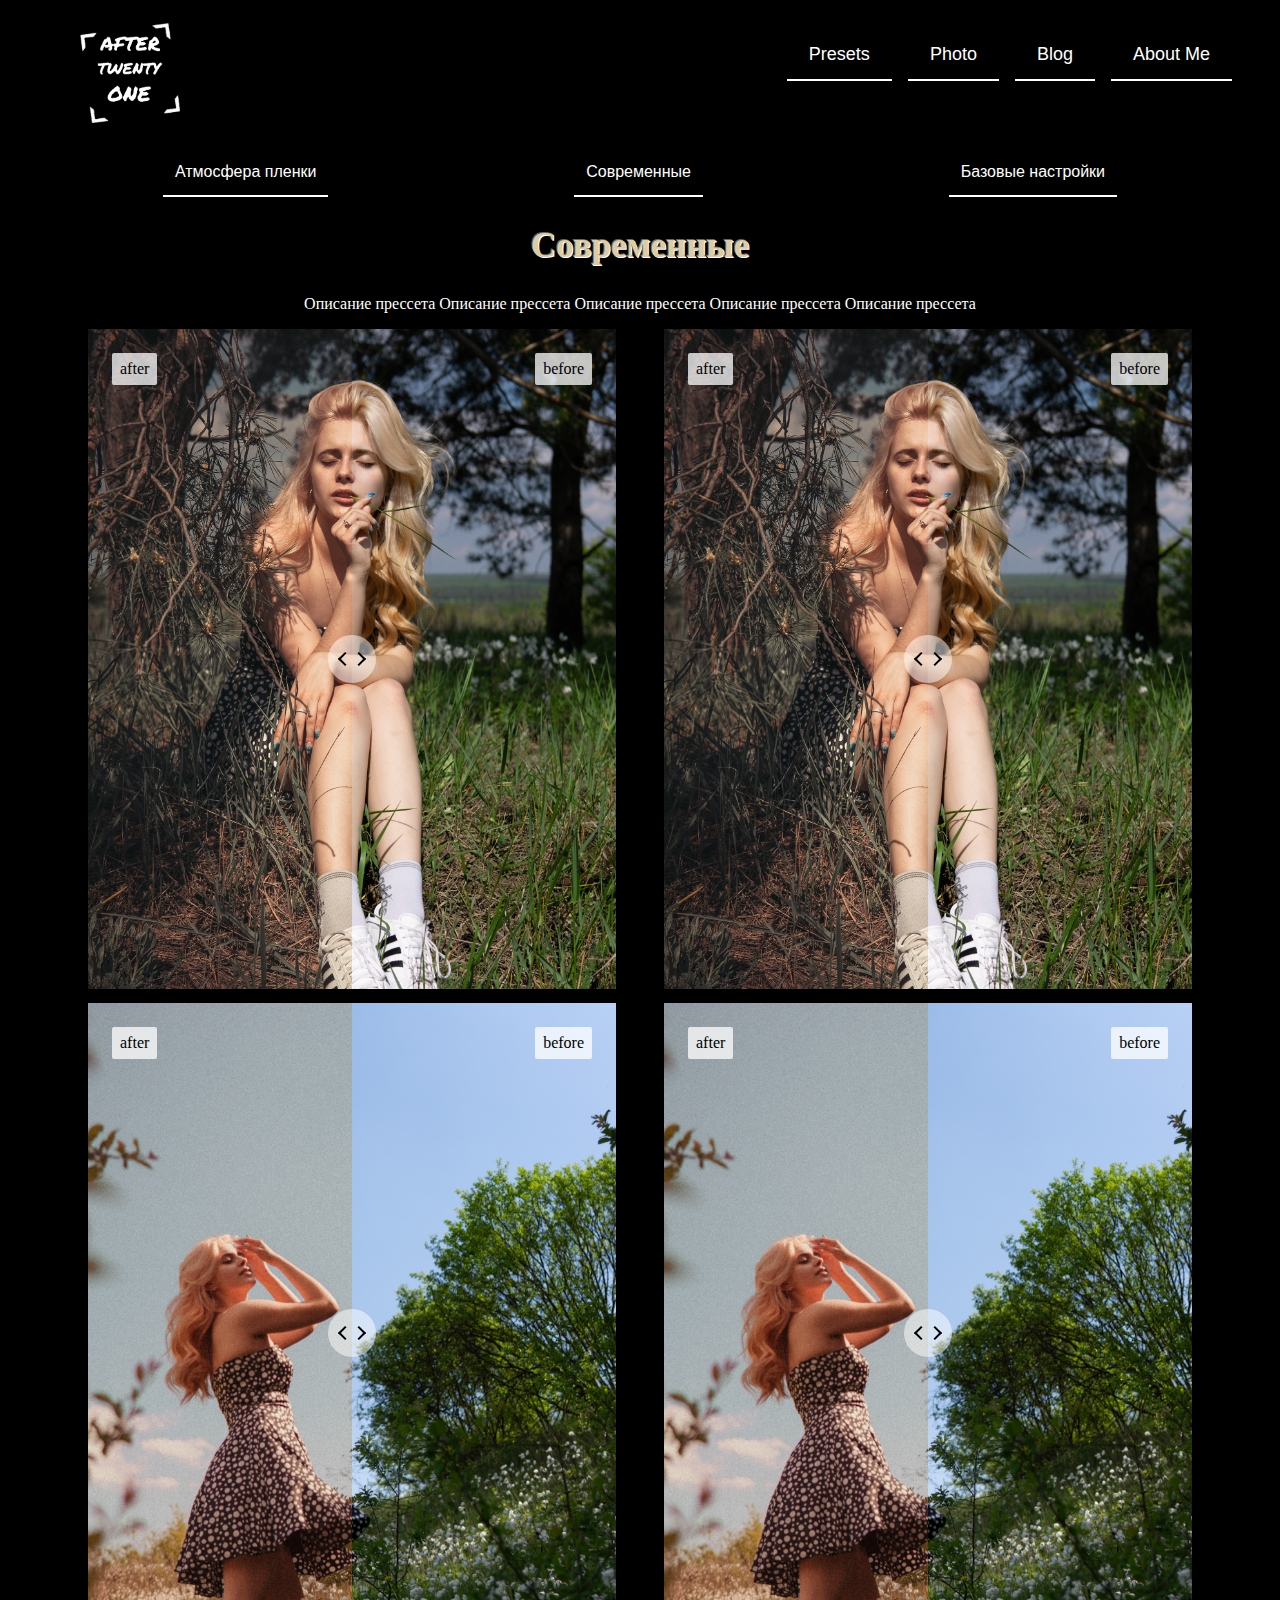
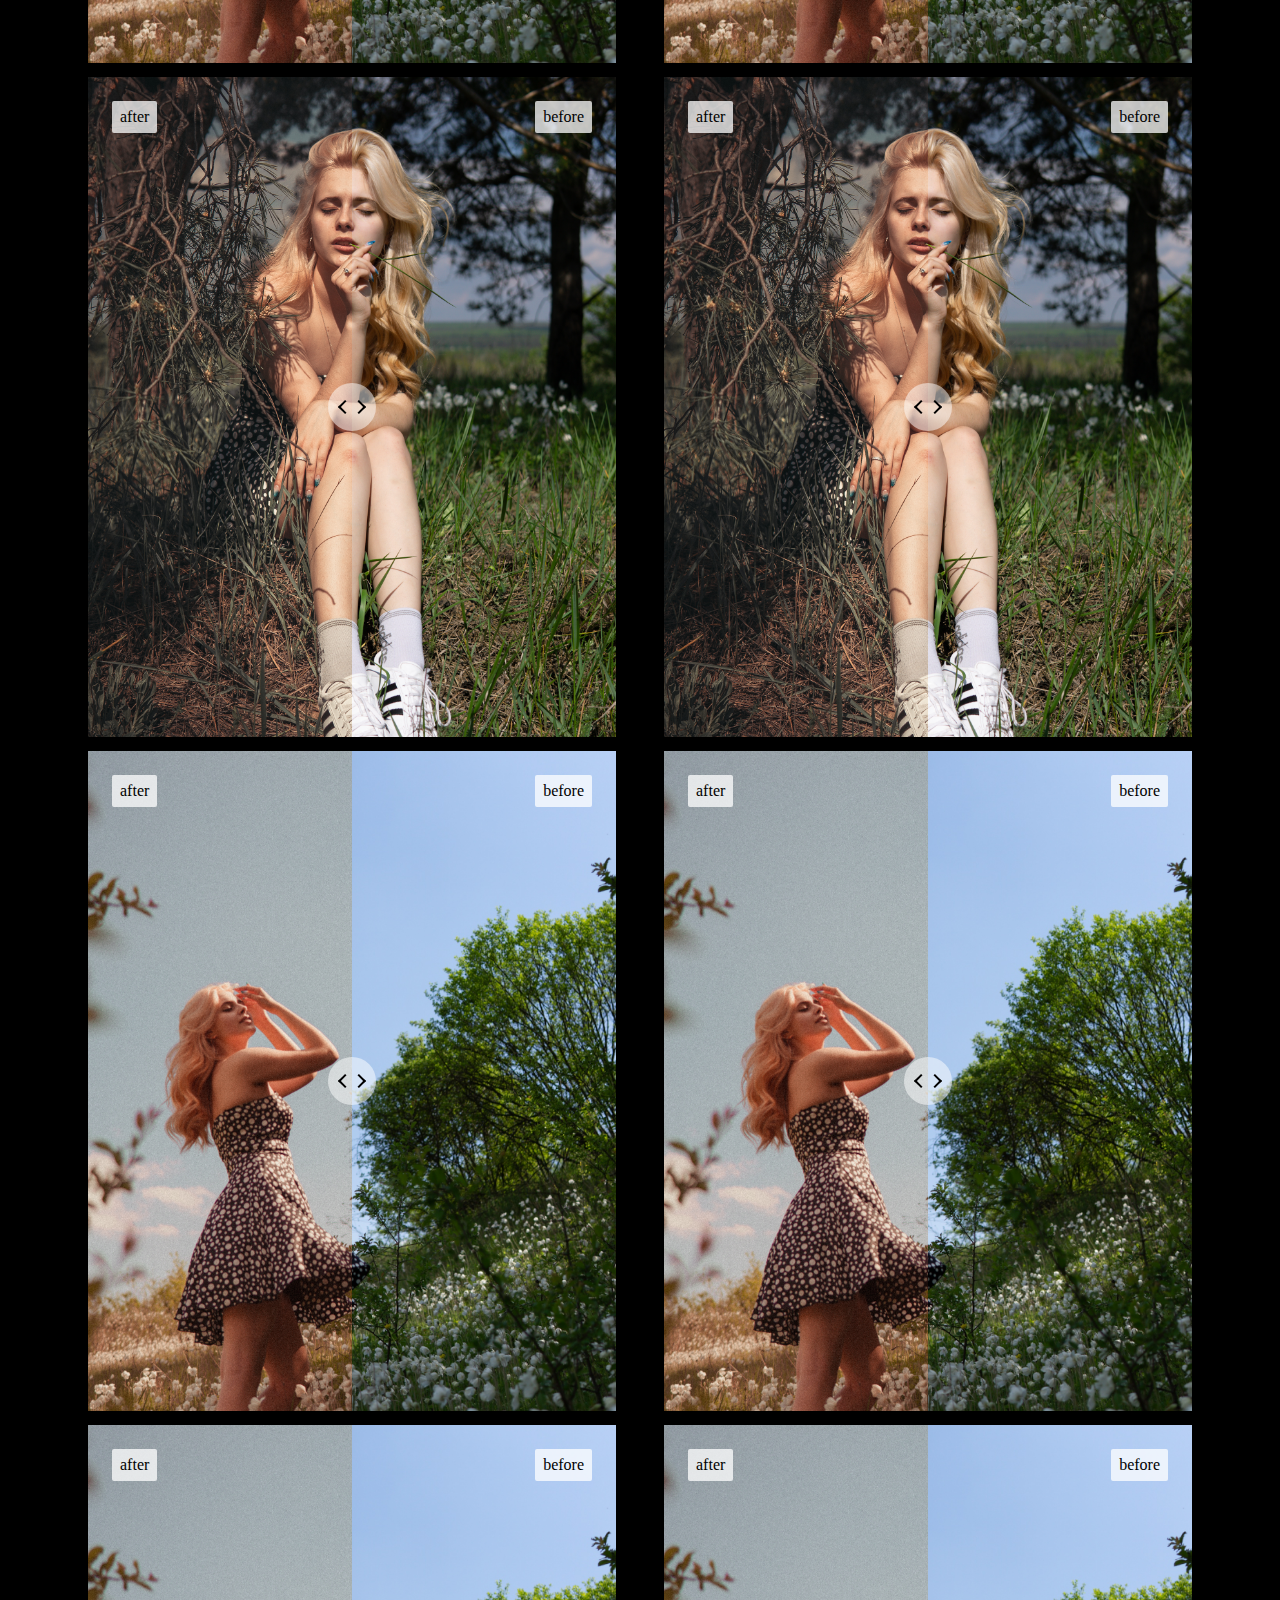
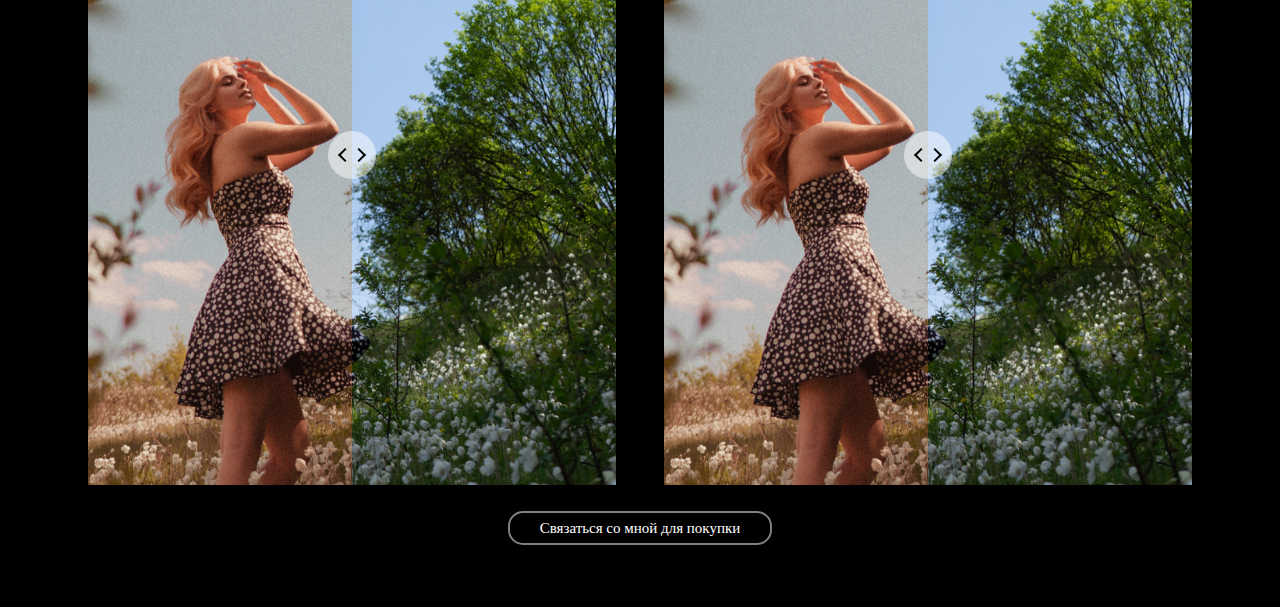
<file: modern.html>
<!DOCTYPE html>
<html lang="en">
<head>
    <meta charset="UTF-8">
    <meta name="viewport" content="width=device-width, initial-scale=1.0">
    <link rel="stylesheet" href="style/BeerSlider.css">
    <link rel="stylesheet" href="style/basic.css">
    <link href="https://fonts.googleapis.com/css?family=Raleway&display=swap" rel="stylesheet">
    <title>Photographer</title>
</head>
<body>
    <div class="container">
        <div class="header">
            <div class="logo">
                <a href="index.html"><img src="img/logo2.png" alt="logo" width="100px" height="100px"></a>
            </div>
            <div class="menu"> 
                <a href="about.html">About Me</a>
                <a href="blog.html">Blog</a>
                <a href="photo.html">Photo</a>
                <a href="presets.html">Presets</a>
                    
            </div>
        </div>
        <div class="menu_preset">
            <a href="atmosferra.html">Атмосфера пленки</a>
            <a href="modern.html">Современные</a>
            <a href="basic.html">Базовые настройки</a>
        </div>

        <div id="set1"class="preset_photo">
            <h2>Современные</h2>
            <p>Описание прессета Описание прессета Описание прессета Описание прессета Описание прессета  </p>
            <div class="row">
                <div class="column">
                    <div id="beer-slider" class="beer-slider" data-beer-label="before" style="width: 100%; ">
                        <img src="photo/preset/before1.jpg" alt="before1"   >
                        <div class="beer-reveal" data-beer-label="after" >
                        <img src="photo/preset/after1.jpg" alt="after1" style="width: 100%; ">
                        </div>
                    </div>
                    <div id="beer-slider1" class="beer-slider" data-beer-label="before" style="width: 100%; ">
                        <img src="photo/preset/before2.jpg" alt="before2"  >
                        <div class="beer-reveal" data-beer-label="after" >
                        <img src="photo/preset/after2.jpg" alt="after2" style="width: 100%; ">
                        </div>
                    </div>
                    <div id="beer-slider3" class="beer-slider" data-beer-label="before" style="width: 100%; ">
                        <img src="photo/preset/before1.jpg" alt="before1"   >
                        <div class="beer-reveal" data-beer-label="after" >
                        <img src="photo/preset/after1.jpg" alt="after1" style="width: 100%; ">
                        </div>
                    </div>
                    <div id="beer-slider4" class="beer-slider" data-beer-label="before" style="width: 100%; ">
                        <img src="photo/preset/before2.jpg" alt="before2"  >
                        <div class="beer-reveal" data-beer-label="after" >
                        <img src="photo/preset/after2.jpg" alt="after2" style="width: 100%; ">
                        </div>
                    </div>
                    <div id="beer-slider5" class="beer-slider" data-beer-label="before" style="width: 100%; ">
                        <img src="photo/preset/before2.jpg" alt="before2"  >
                        <div class="beer-reveal" data-beer-label="after" >
                        <img src="photo/preset/after2.jpg" alt="after2" style="width: 100%; ">
                        </div>
                    </div>
                </div>

                <div class="column">
                    <div id="beer-slider2" class="beer-slider" data-beer-label="before" style="width: 100%; ">
                        <img src="photo/preset/before1.jpg" alt="before1"   >
                        <div class="beer-reveal" data-beer-label="after" >
                        <img src="photo/preset/after1.jpg" alt="after1" style="width: 100%; ">
                        </div>
                    </div>
                    <div id="beer-slider6" class="beer-slider" data-beer-label="before" style="width: 100%; ">
                        <img src="photo/preset/before2.jpg" alt="before2"  >
                        <div class="beer-reveal" data-beer-label="after" >
                        <img src="photo/preset/after2.jpg" alt="after2" style="width: 100%; ">
                        </div>
                    </div>
                    <div id="beer-slider7" class="beer-slider" data-beer-label="before" style="width: 100%; ">
                        <img src="photo/preset/before1.jpg" alt="before1"   >
                        <div class="beer-reveal" data-beer-label="after" >
                        <img src="photo/preset/after1.jpg" alt="after1" style="width: 100%; ">
                        </div>
                    </div>
                    <div id="beer-slider8" class="beer-slider" data-beer-label="before" style="width: 100%; ">
                        <img src="photo/preset/before2.jpg" alt="before2"  >
                        <div class="beer-reveal" data-beer-label="after" >
                        <img src="photo/preset/after2.jpg" alt="after2" style="width: 100%; ">
                        </div>
                    </div>
                    <div id="beer-slider9" class="beer-slider" data-beer-label="before" style="width: 100%; ">
                        <img src="photo/preset/before2.jpg" alt="before2"  >
                        <div class="beer-reveal" data-beer-label="after" >
                        <img src="photo/preset/after2.jpg" alt="after2" style="width: 100%; ">
                        </div>
                    </div>
                </div>
                
            </div>
            <div class="contact">
            <a href="about.html" class="button">Связаться со мной для покупки</a>
            </div>
        </div>

        <script src="BeerSlider.js"></script>
    <script>
        var slider = new BeerSlider( document.getElementById( "beer-slider" ) );
        var slider = new BeerSlider( document.getElementById( "beer-slider1" ) );
        var slider = new BeerSlider( document.getElementById( "beer-slider2" ) );
        var slider = new BeerSlider( document.getElementById( "beer-slider3" ) );
        var slider = new BeerSlider( document.getElementById( "beer-slider4" ) );
        var slider = new BeerSlider( document.getElementById( "beer-slider5" ) );
        var slider = new BeerSlider( document.getElementById( "beer-slider6" ) );
        var slider = new BeerSlider( document.getElementById( "beer-slider7" ) );
        var slider = new BeerSlider( document.getElementById( "beer-slider8" ) );
        var slider = new BeerSlider( document.getElementById( "beer-slider9" ) );
        
    </script>


    </div>
</body>
</html>
</file>
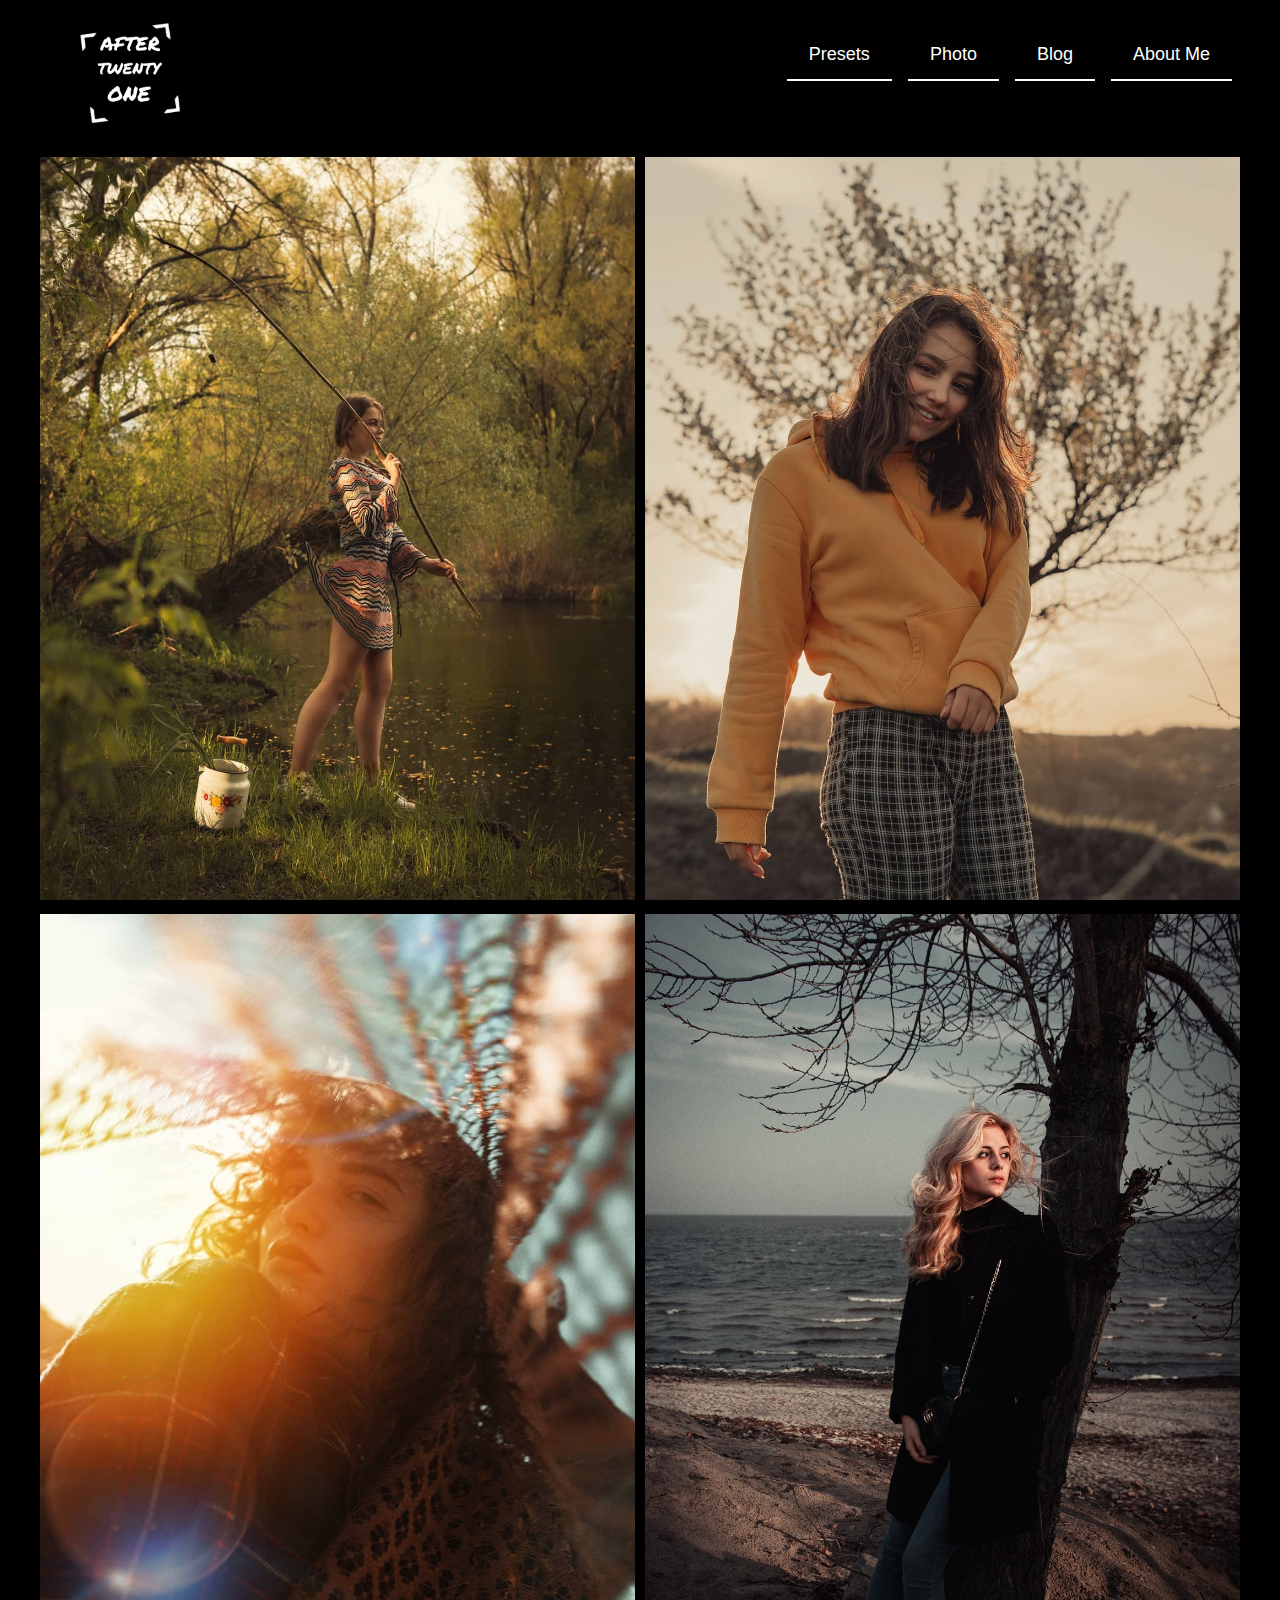
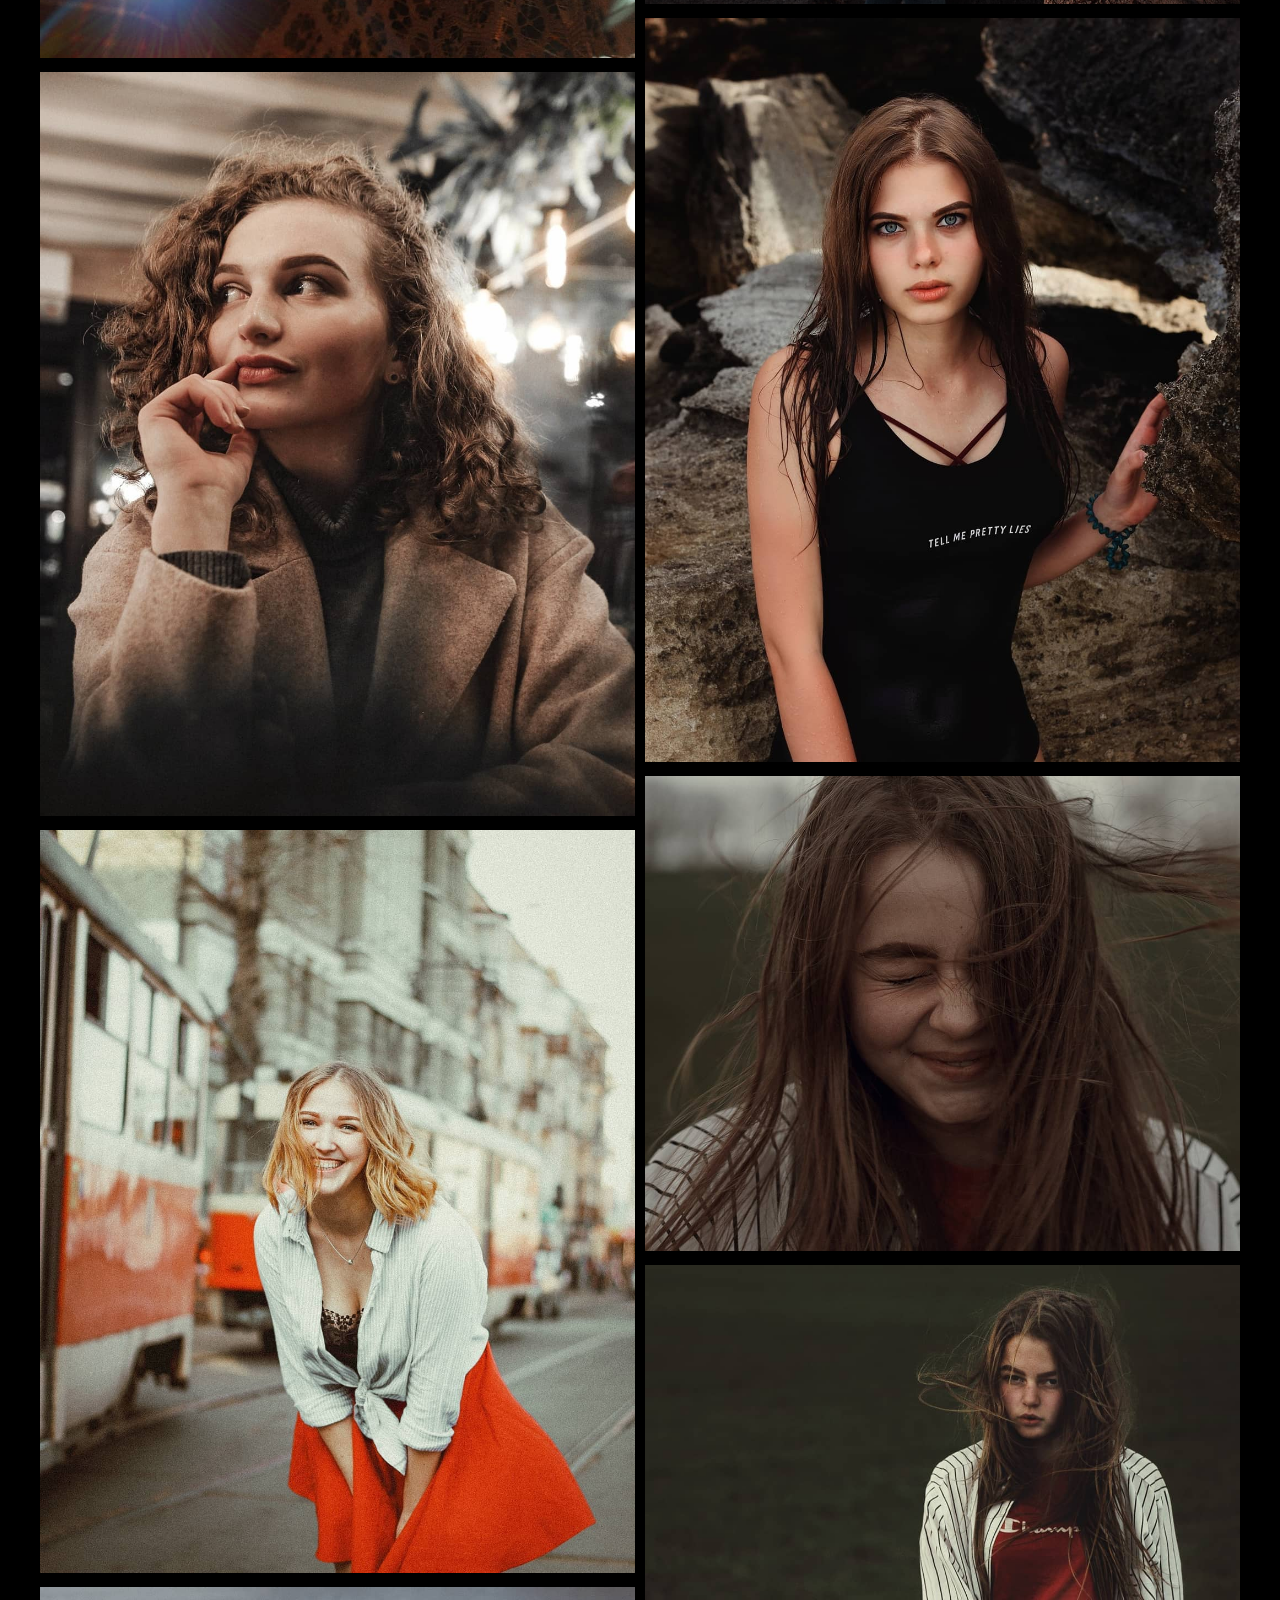
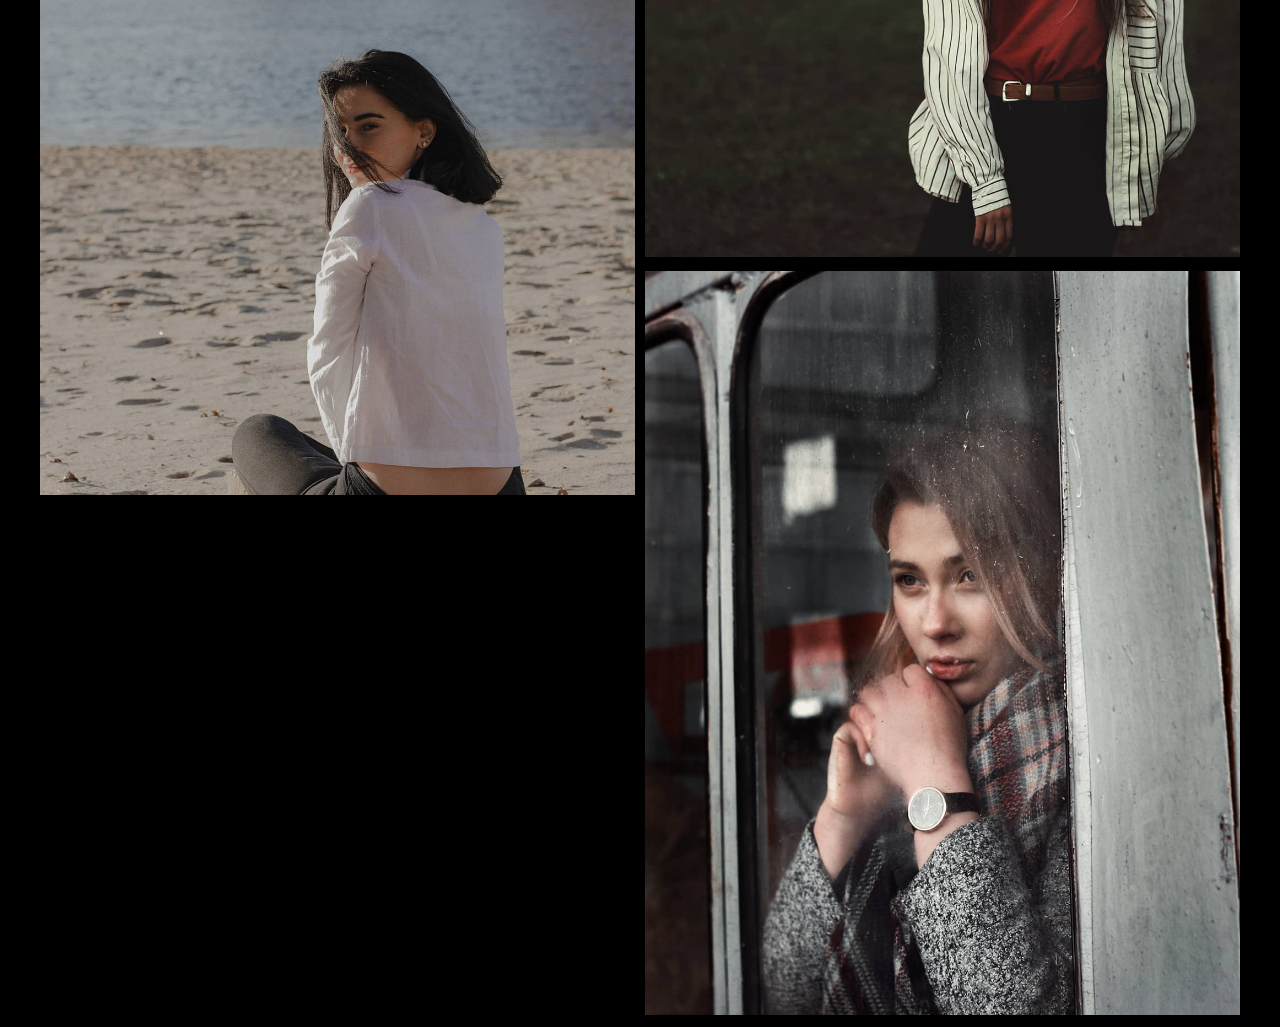
<file: photo.html>
<!DOCTYPE html>
<html lang="en">
<head>
    <meta charset="UTF-8">
    <meta name="viewport" content="width=device-width, initial-scale=1.0">
    <link rel="stylesheet" href="style/photo.css">
    <title>Document</title>
</head>
<body>
    <div class="container">
        <div class="header">
            <div class="logo">
                <a href="index.html"><img src="img/logo2.png" alt="logo" width="100px" height="100px"></a>
            </div>
            <div class="menu"> 
                <a href="about.html">About Me</a>
                <a href="blog.html">Blog</a>
                <a href="photo.html">Photo</a>
                <a href="presets.html">Presets</a>
                    
            </div>
        </div>


        <div class="content">
            <input type="checkbox" id="pic-1"/>
            <label for="pic-1" class="hidden"><img src="photo/photo/1.jpg" alt="photo1" /></label>
            <input type="checkbox" id="pic-2"/>
            <label for="pic-2" class="hidden"><img src="photo/photo/2.jpg" alt="photo2" /></label>
            <input type="checkbox" id="pic-3"/>
            <label for="pic-3" class="hidden"><img src="photo/photo/3.jpg" alt="photo3" /></label>
            <input type="checkbox" id="pic-4"/>
            <label for="pic-4" class="hidden"><img src="photo/photo/4.jpg" alt="photo4" /></label>
            <input type="checkbox" id="pic-5"/>
            <label for="pic-5" class="hidden"><img src="photo/photo/5.jpg" alt="photo5" /></label>
            <input type="checkbox" id="pic-6"/>
            <label for="pic-6" class="hidden"><img src="photo/photo/6.jpg" alt="photo6" /></label>
            <input type="checkbox" id="pic-7"/>
            <label for="pic-7" class="hidden"><img src="photo/photo/7.jpg" alt="photo7" /></label>
            <input type="checkbox" id="pic-8"/>
            <label for="pic-8" class="hidden"><img src="photo/photo/8.jpg" alt="photo8" /></label>
            <input type="checkbox" id="pic-9"/>
            <label for="pic-9" class="hidden"><img src="photo/photo/9.jpg" alt="photo9" /></label>
            <input type="checkbox" id="pic-10"/>
            <label for="pic-10" class="hidden"><img src="photo/photo/10.jpg" alt="photo10" /></label>
            <input type="checkbox" id="pic-11"/>
            <label for="pic-11" class="hidden"><img src="photo/photo/11.jpg" alt="photo11" /></label>
            
            <div class="row">
                <div class="column">
                    <label for="pic-1" class="visible"><img src="photo/photo/1.jpg" alt="photo1" width="100%"/></label>
                    <label for="pic-3" class="visible"><img src="photo/photo/3.jpg" alt="photo3" width="100%"/></label>
                    <label for="pic-4" class="visible"><img src="photo/photo/4.jpg" alt="photo4" width="100%"/></label>
                    <label for="pic-7" class="visible"><img src="photo/photo/7.jpg" alt="photo4" width="100%"/></label>
                    <label for="pic-8" class="visible"><img src="photo/photo/8.jpg" alt="photo4" width="100%"/></label>
                </div>
                <div class="column">
                    <label for="pic-2" class="visible"><img src="photo/photo/2.jpg" alt="photo2" width="100%"/></label>
                    <label for="pic-5" class="visible"><img src="photo/photo/5.jpg" alt="photo5" width="100%"/></label>
                    <label for="pic-6" class="visible"><img src="photo/photo/6.jpg" alt="photo6" width="100%"/></label>
                    <label for="pic-9" class="visible"><img src="photo/photo/9.jpg" alt="photo9" width="100%"/></label>
                    <label for="pic-10" class="visible"><img src="photo/photo/10.jpg" alt="photo10" width="100%"/></label>
                    <label for="pic-11" class="visible"><img src="photo/photo/11.jpg" alt="photo11" width="100%"/></label>
                </div>
            </div>
        
        </div>



    </div>

</body>
</html>
</file>
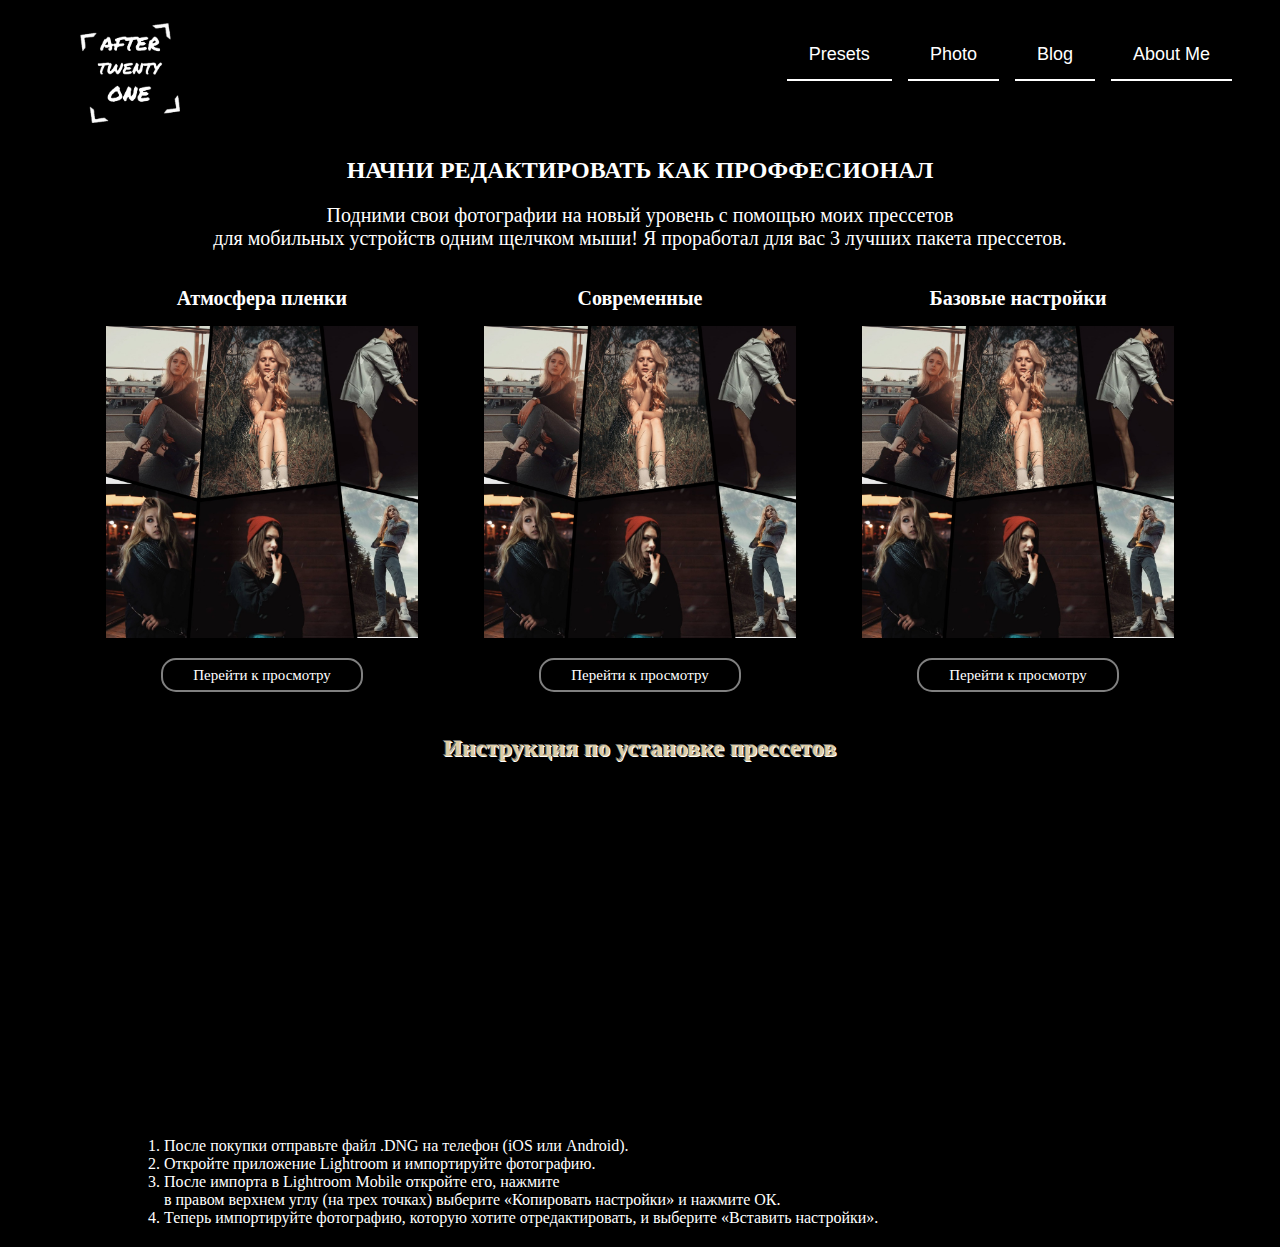
<file: presets.html>
<!DOCTYPE html>
<html lang="en">
<head>
    <meta charset="UTF-8">
    <meta name="viewport" content="width=device-width, initial-scale=1.0">
    <link rel="stylesheet" href="style/BeerSlider.css">
    <link rel="stylesheet" href="style/presets.css">
    
    <title>Document</title>
</head>
<body>
    <div class="container">
        <div class="header">
            <div class="logo">
                <a href="index.html"><img src="img/logo2.png" alt="logo" width="100px" height="100px"></a>
            </div>
            <div class="menu"> 
                <a href="about.html">About Me</a>
                <a href="blog.html">Blog</a>
                <a href="photo.html">Photo</a>
                <a href="presets.html">Presets</a>
                    
            </div>
            
        </div>
        

        <div class="preset">
            
            <div class="opisanie">
            <h1>НАЧНИ РЕДАКТИРОВАТЬ КАК ПРОФФЕСИОНАЛ</h1>
            <p>Подними свои фотографии на новый уровень с помощью моих прессетов<br> для мобильных устройств одним щелчком мыши!
            Я проработал для вас 3 лучших пакета прессетов.  </p>
             <!-- <p>Сделайте фотографии уникальными буквально в пару кликов!</p>
             -->
                <div class="preset_small">
                    <div class="preset_small-1">
                        <h2>Атмосфера пленки</h2>
                        <img src="photo/preset/collag1.jpg" alt="Атмосфера пленки коллаж" style="width: 100%;">
                        <p><a href="atmosferra.html" class="button">Перейти к просмотру</a></p>
                    </div>
                    <div class="preset_small-2">
                        <h2>Современные</h2>
                        <img src="photo/preset/collag1.jpg" alt="Современные коллаж" style="width: 100%;">
                        <p><a href="modern.html" class="button">Перейти к просмотру</a></p>
                    </div>
                    <div class="preset_small-3">
                        <h2>Базовые настройки</h2>
                        <img src="photo/preset/collag1.jpg" alt="Базовые настройки коллаж" style="width: 100%;">
                        <p><a href="basic.html" class="button">Перейти к просмотру</a></p>
                    </div>
                </div>
            
            </div>

            <div class="preset_used">
                <h2>Инструкция по установке прессетов</h2>
                <div class="preset_used-video">
                <iframe width="560" height="315" src="https://www.youtube.com/embed/LXb3EKWsInQ" frameborder="0" allow="accelerometer; autoplay; encrypted-media; gyroscope; picture-in-picture" allowfullscreen></iframe>
                </div>
                <div class="preset_used-list">
                <ol>
                    <li>После покупки отправьте файл .DNG на телефон (iOS или Android).</li>
                    <li>Откройте приложение Lightroom и импортируйте фотографию.</li>
                    <li>После импорта в Lightroom Mobile откройте его, нажмите <br>в правом верхнем углу (на трех точках) выберите «Копировать настройки» и нажмите ОК.</li>
                    <li>Теперь импортируйте фотографию, которую хотите отредактировать, и выберите «Вставить настройки».</li>
                </ol> 
                </div>
            </div>

            

    
    <!--
    Что такое пресет?
    Пресет - это фильтры для обработки фотографий в мобильном приложении Adobe Lightroom.
    -->
</body>
</html>
</file>
<file: style/style.css>
body {
    
    background-color: black;

}

.container {
    max-width: 1200px;
    margin: auto;
    
}

 /*Header and menu */
.header {
    height: auto;
    display: flex;
    justify-content:space-between;
    padding: 0;
    margin-bottom: 20px;
} 
.menu a {
    
    margin: auto;
    padding: 1rem 1.25rem;
    font-family: sans-serif;
    text-decoration: none;
    color: white;
    position: relative;
    transition: all 0.3s cubic-bezier(0.2, 0, 0, 1);
    z-index: 1;
}
.menu a:after {
    content: '';
    display: block;
    height: 2px;
    position: absolute;
    bottom: 0;
    right: 0.5rem;
    left: 0.5rem;
    background-color: #fff;
    transition: all 0.3s cubic-bezier(0.2, 0, 0, 1);
    transform-origin: bottom center;
    z-index: -1;
}
 .menu a:hover {
    color: #2d2d2d;
}
 .menu a:hover:after {
    right: 0;
    left: 0;
    height: 100%;
}

.menu a {
    display: block;
    float: right;
    color: white;
    text-align: center;
    text-decoration: none;
    font-size: 18px;
    padding-left: 30px;
    padding-right: 30px;
    margin-top: 20px;
    
}

.logo img {
    padding-top: 15px;
    padding-left: 40px;
}
.menu {
    
    overflow: hidden;
    
}

/* Content Photo */
.row {
    display: flex;
    flex-wrap: wrap;
    padding: 0 4px;
  }
.column {
    flex: 25%;
    max-width: 25%;
    
  }
.column img {
    
    margin-top: 8px;
    vertical-align: middle;
  }
.image {
    position:relative;
    
}
.image img {
    opacity:0.7;
    
}
.wraper {
    position:absolute;
    left:10px;
    bottom:-10px;
    color: white;
    display:none;
    font-family: 'Raleway', sans-serif;
    
}
.image:hover img {
    opacity:1;
}
.image:hover .wraper{
    display:block;
    opacity:1;
    
}

/*Footer*/
.footer {
height: 70px;
display: flex;
margin-top: 40px;
justify-content:center ;
}

a.button {
    
    font-size: 18px;
    transition: 0.2s;
    color: white;
    text-decoration: none;
    border: 2px solid gray;
    border-radius: 15px;
    padding: 7px 30px;
    background-color: black;
}
a.button:hover {
     background-color: white;
     color: black;
     border: 2px solid white;
     }



/* Media for tablet*/
@media screen and (max-width: 799px) {
    .header {
        flex-direction:column;
        align-items: center;
    }
    .menu a { 
        flex-wrap: nowrap;
        padding: 10px;
    }
    .menu {
        margin: auto;
        overflow: hidden;
        
    }
    .column {

        flex: 50%;
        max-width: 50%;
    }

      .logo img {
        padding-left: 0;
    }
    
  }
 /* Media for mobile*/
  @media screen  and (max-width: 460px)  {
    .column {
        
        flex: 100%;
        max-width: 100%;
    }
    .logo img {
        padding-left: 0;
    }
  }
</file>
<file: style/about.css>
body {
    
    background-color: black;
    font-size: 16px;
}

.container {
    max-width: 1200px;
    margin: auto;
    
}

 /*Header and menu */
.header {
    height: auto;
    display: flex;
    justify-content:space-between;
    padding: 0;
    margin: 0;
} 
.menu a {
    
    margin: auto;
    padding: 1rem 1.25rem;
    font-family: sans-serif;
    text-decoration: none;
    color: white;
    position: relative;
    transition: all 0.3s cubic-bezier(0.2, 0, 0, 1);
    z-index: 1;
}
.menu a:after {
    content: '';
    display: block;
    height: 2px;
    position: absolute;
    bottom: 0;
    right: 0.5rem;
    left: 0.5rem;
    background-color: #fff;
    transition: all 0.3s cubic-bezier(0.2, 0, 0, 1);
    transform-origin: bottom center;
    z-index: -1;
}
 .menu a:hover {
    color: #2d2d2d;
}
 .menu a:hover:after {
    right: 0;
    left: 0;
    height: 100%;
}

.menu a {
    display: block;
    float: right;
    color: white;
    text-align: center;
    text-decoration: none;
    font-size: 18px;
    padding-left: 30px;
    padding-right: 30px;
    margin-top: 20px;
    
}

.logo img {
    padding-top: 15px;
    padding-left: 40px;
}
.menu {
    
    overflow: hidden;
    
}


 /* Content */
.about {
    color: white;
    width: 60%;
    padding-left: 10px;
}
.about img{
    padding-left: 10px;
    
}
p {
    color:gray;
    
}
.quote  {
    color: white;
    font-size: 20px;
}
blockquote {
    margin-left: 10px;
    color:gray;
}
.about_img{
    display: block;
    width: 100%;
    position:relative;
    
}
.about_img img{
    flex:60%;
    max-width: 60%;
    padding-left: 10px;
}

 h2 {
    padding:20px 10px;
    color:white;

    
}
hr {
    
    margin-left:0;
    margin-top: 30px;
    margin-bottom: 30px;
    color:gray;


}
h3 {
    color: white;
    margin: 40px 0 20px 10px;
    font-size: 24px;
    font-weight: bold;
    width: 60%;
}
table * {
    border:1px solid gray;
    padding: 15px;
    
}
table {
    border-collapse: collapse;
    color:white;
    text-align: center;
    border:1px solid gray;
    width: 60%;
    padding-left:10px;
    
}
table td {
    color: gray;
}
.contact {
    margin-bottom: 60px;
    padding-left: 10px;
    width: 60%;
}
.contact a {
text-decoration: none;
color:white;
}
.contact p {
    margin-bottom: 5px;
    margin-top: 5px;
}
.standartP p {
    display: block;
    margin-bottom: 15px;
    margin-top: 30px;
}

/* Media for tablet*/
@media screen and (max-width: 799px) {
    .header {
        flex-direction:column;
        align-items: center;
    }
    .menu a { 
        flex-wrap: nowrap;
        padding: 10px;
    }
    .menu {
        margin: auto;
        overflow: hidden;
        
    }
    h2 {
        text-align: center;
    }
    .about_img img{
        flex:100%;
        max-width: 100%;
        
    }
    .about, h3, .contact, table {
        
        width: 100%;
    }
    .about p {
        padding-right: 10px;
    }
    .logo img {
        padding-left: 0;
        
    }
   
}
</file>
<file: style/BeerSlider.css>
.beer-slider{display:inline-block;overflow:hidden;position:relative}
.beer-slider *,.beer-slider:after,.beer-slider :after,.beer-slider:before,.beer-slider :before{box-sizing:border-box}
.beer-slider img,.beer-slider svg{vertical-align:bottom}
.beer-slider>*{height:100%}
.beer-slider>img{height:auto;max-width:100%}
.beer-reveal{left:0;opacity:0;overflow:hidden;position:absolute;right:50%;top:0;transition:opacity .35s;z-index:1}
.beer-reveal>:first-child{height:100%;max-width:none;width:200%}
.beer-reveal>img:first-child{height:auto}
.beer-range{-moz-appearance:none;-ms-touch-action:auto;-webkit-appearance:slider-horizontal!important;bottom:0;cursor:pointer;height:100%;left:-1px;margin:0;opacity:0;position:absolute;top:0;touch-action:auto;width:calc(100% + 2px);z-index:2}
.beer-range::-webkit-slider-thumb{-webkit-appearance:none;height:300vh}
.beer-range::-moz-range-thumb{-webkit-appearance:none;height:300vh}
.beer-range::-ms-tooltip{display:none}
.beer-handle{background:hsla(0,0%,100%,.5);border-radius:50%;box-shadow:0 0 6px transparent;color:#000;height:48px;left:50%;opacity:0;pointer-events:none;position:absolute;top:50%;transform:translate3d(-50%,-50%,0);transition:background .3s,box-shadow .3s,opacity .5s .25s;width:48px;z-index:2}
.beer-handle:after,.beer-handle:before{border-left:2px solid;border-top:2px solid;content:"";height:10px;position:absolute;top:50%;transform-origin:0 0;width:10px}
.beer-handle:before{left:10px;transform:rotate(-45deg)}
.beer-handle:after{right:0;transform:rotate(135deg)}
.beer-range:focus~.beer-handle{background:hsla(0,0%,100%,.85);box-shadow:0 0 3px rgba(0,0,0,.4)}
.beer-reveal[data-beer-label]:after,.beer-slider[data-beer-label]:after{background:hsla(0,0%,100%,.75);border-radius:.125rem;content:attr(data-beer-label);line-height:1;padding:.5rem;position:absolute;top:1.5rem}
.beer-slider[data-beer-label]:after{right:1.5rem}
.beer-reveal[data-beer-label]:after{left:1.5rem}
.beer-reveal[data-beer-label=""]:after,.beer-slider[data-beer-label=""]:after{content:none}
.beer-ready .beer-handle,.beer-ready .beer-reveal{opacity:1}
</file>
<file: style/basic.css>
body {
    
    background-color: black;

}

.container {
    max-width: 1200px;
    margin: auto;
    
}

 /*Header and menu */
.header {
    height: auto;
    display: flex;
    justify-content:space-between;
    padding: 0;
    margin-bottom: 20px;
} 


.logo img {
    padding-top: 15px;
    padding-left: 40px;
    
}
.menu {
    
    overflow: hidden;
    
}
 /* menu preset*/



.menu_preset a, .menu a {
    
    margin: auto;
    padding: 1rem 1.25rem;
    font-family: sans-serif;
    text-decoration: none;
    color: white;
    position: relative;
    transition: all 0.3s cubic-bezier(0.2, 0, 0, 1);
    z-index: 1;
}
.menu_preset a:after ,.menu a:after {
    content: '';
    display: block;
    height: 2px;
    position: absolute;
    bottom: 0;
    right: 0.5rem;
    left: 0.5rem;
    background-color: #fff;
    transition: all 0.3s cubic-bezier(0.2, 0, 0, 1);
    transform-origin: bottom center;
    z-index: -1;
}
.menu_preset a:hover, .menu a:hover {
    color: #2d2d2d;
}
.menu_preset a:hover:after, .menu a:hover:after {
    right: 0;
    left: 0;
    height: 100%;
}
.menu a {
    display: block;
    float: right;
    color: white;
    text-align: center;
    text-decoration: none;
    font-size: 18px;
    padding-left: 30px;
    padding-right: 30px;
    margin-top: 20px;
    
}

.menu_preset {
    text-align: center;
    display: flex;
    flex-wrap: wrap;
 }

.menu_preset a {
    
    font-size: 16px;
}
/* Кнопка */
a.button {
    
    font-size: 15px;
    transition: 0.2s;
    color: white;
    text-decoration: none;
    border: 2px solid gray;
    border-radius: 15px;
    padding: 7px 30px;
    background-color: black;
}
a.button:hover {
     background-color: white;
     color: black;
     border: 2px solid white;
}

.contact {
    margin: 20px  0px 70px 0px;
    display: block;
    text-align: center;
}
/* Set presset atmosffera*/

.preset_photo h2 {
    color: #ddcca3;
    text-align: center;
    font-size: 35px;
    text-shadow: -1px -1px #666, 1px 1px #FFF;
}
.preset_photo p {
    color: white;
    text-align: center;
    
}
.row {
    display: flex;
    justify-content:space-evenly;

}
.column {
    flex: 44%;
    max-width: 44%;
}
.beer-slider {
    margin-bottom: 10px;
}


/* Media for tablet*/
@media screen and (max-width: 807px) {
    .header {
        flex-direction:column;
        align-items: center;
    }
    .menu a { 
        flex-wrap: nowrap;
        padding: 10px;
    }
    .menu {
        margin: auto;
        overflow: hidden;
        
    }
    .row {
        flex-direction:column;
        align-items: center;
    }
    .column {
        flex: 90%;
        max-width: 90%;
        
    }
    .logo img {
        padding-left: 0;
    }

}
</file>
<file: style/blog.css>
body {
    
    background-color: black;

}

.container {
    max-width: 1200px;
    margin: auto;
    
}

 /*Header and menu */
.header {
    height: auto;
    display: flex;
    justify-content:space-between;
    padding: 0;
    margin-bottom: 20px;
} 
.menu a {
    
    margin: auto;
    padding: 1rem 1.25rem;
    font-family: sans-serif;
    text-decoration: none;
    color: white;
    position: relative;
    transition: all 0.3s cubic-bezier(0.2, 0, 0, 1);
    z-index: 1;
}
.menu a:after {
    content: '';
    display: block;
    height: 2px;
    position: absolute;
    bottom: 0;
    right: 0.5rem;
    left: 0.5rem;
    background-color: #fff;
    transition: all 0.3s cubic-bezier(0.2, 0, 0, 1);
    transform-origin: bottom center;
    z-index: -1;
}
 .menu a:hover {
    color: #2d2d2d;
}
 .menu a:hover:after {
    right: 0;
    left: 0;
    height: 100%;
}

.menu a {
    display: block;
    float: right;
    color: white;
    text-align: center;
    text-decoration: none;
    font-size: 18px;
    padding-left: 30px;
    padding-right: 30px;
    margin-top: 20px;
    
}

.logo img {
    padding-top: 15px;
    padding-left: 40px;
    
}
.menu {
    
    overflow: hidden;
    
}
 /* CONTENT*/

.main_img {
    display: block;
    width: 100%;
    position:relative;
}
.main_img img {
    flex:70%;
    max-width: 70%;
}
.description{
    display: flex;
}
.descriptoin_general {
    padding-top: 20px;
    padding-right: 1%;
    flex:14%;
    max-width: 14%;
}
.description_content {
    flex:53%;
    max-width: 53%;
    padding-left: 2%;
}

.descriptoin_general p {
    color: gray;
    margin-bottom:3px ;
    margin-top: 5px;
    text-align: right;
}
.description_content h3 {
    color: white;
    font-size: 26px;
}
.description_content p {
    color: gray;

}
.descriptoin_image {
    display: flex;
}
.column {
    display: flex;
    flex-direction:column;
    justify-content:space-between;
    flex:52%;
    max-width: 52%;
}
.row {
    flex:48%;
    max-width: 48%;
    margin-right: 5px;
}
.description_text {
    color: gray;
}
hr {
    width: 53%;
    margin-left: 17%;
    margin-top: 20px ;
    margin-bottom: 40px ;
}


/* Media for tablet*/
@media screen and (max-width: 799px) {
    .header {
        flex-direction:column;
        align-items: center;
    }
    .menu a { 
        flex-wrap: nowrap;
        padding: 10px;
    }
    .menu {
        margin: auto;
        overflow: hidden;
        
    }
    .main_img img {
        flex:100%;
        max-width: 100%;
    }
    .descriptoin_general {
        padding-top: 20px;
        padding-right: 2%;
        flex:20%;
        max-width: 20%;
    }
    .description_content {
        flex:73%;
        max-width: 73%;
        padding-left: 3.5%;
        padding-right: 1.5%
    }
    hr { 
        width: 73%;
        margin-left: 25.5%;
        margin-top: 20px ;
        margin-bottom: 40px ;
    }
    .logo img {
        padding-left: 0;
        
    }
}

/* Media for mobile*/
@media screen  and (max-width: 460px)  { 
    .description {
      flex-direction:column;
    }

    .descriptoin_general {
        
        flex: 100%;
        max-width: 100%;
    }
    .descriptoin_general p {
        text-align: center;
    }
    .description_content {
        flex: 100%;
        max-width: 100%;
        
    }
    hr {
        width: 95%;
        margin-left: 3.5%;
        margin-right: 1.5%;
    }
    .logo img {
        padding-left: 0;
        
    }
    

}
</file>
<file: style/photo.css>
body {
    
    background-color: black;

}

.container {
    max-width: 1200px;
    margin: auto;
    
}

 /*Header and menu */
.header {
    height: auto;
    display: flex;
    justify-content:space-between;
    padding: 0;
    margin-bottom: 20px;
} 
.menu a {
    
    margin: auto;
    padding: 1rem 1.25rem;
    font-family: sans-serif;
    text-decoration: none;
    color: white;
    position: relative;
    transition: all 0.3s cubic-bezier(0.2, 0, 0, 1);
    z-index: 1;
}
.menu a:after {
    content: '';
    display: block;
    height: 2px;
    position: absolute;
    bottom: 0;
    right: 0.5rem;
    left: 0.5rem;
    background-color: #fff;
    transition: all 0.3s cubic-bezier(0.2, 0, 0, 1);
    transform-origin: bottom center;
    z-index: -1;
}
 .menu a:hover {
    color: #2d2d2d;
}
 .menu a:hover:after {
    right: 0;
    left: 0;
    height: 100%;
}

.menu a {
    display: block;
    float: right;
    color: white;
    text-align: center;
    text-decoration: none;
    font-size: 18px;
    padding-left: 30px;
    padding-right: 30px;
    margin-top: 20px;
    
}

.logo img {
    padding-top: 15px;
    padding-left: 40px;
}
.menu {
    
    overflow: hidden;
    
}

/* CONTENT*/

input[type="checkbox"] {
    display: none;
}


.row {
    display: flex;
      
}
.column {
    flex: 50%;
    max-width: 50%;
}

.column:nth-child(1) {
    margin-right: 10px;
}
.visible img {
    padding-top: 10px;
    
}
.hidden {
    width: 100%;
    position: fixed;
    top: 0;
    left: 0;
    z-index: 2;
    min-height: 100%;
    overflow: auto;
    transform: scale(0);
    transition: transform .5s ease-out;

}
input[type="checkbox"]:checked + .hidden {
    transform: scale(1);
  }
input[type="checkbox"]:checked ~ .row {
    opacity: .125;
}
.hidden img {
    position: fixed;
    top: 50%;
    left: 50%;
    max-width: 96%;
    max-height: 96%;
    transform: translate(-50%, -50%);
    box-shadow: 0 2px 8px rgba(0, 0, 0, 0.25);
}








@media screen and (max-width: 799px) {
    .header {
        flex-direction:column;
        align-items: center;
    }
    .menu a { 
        flex-wrap: nowrap;
        padding: 10px;
    }
    .menu {
        margin: auto;
        overflow: hidden;
        
    }
    .row {
        flex-direction:column;
    }
    .column {
        flex: 100%;
        max-width: 100%;
    }
    .logo img {
        padding-left: 0;
    }
}
</file>
<file: style/presets.css>
body {
    
    background-color: black;

}

.container {
    max-width: 1200px;
    margin: auto;
    
}

 /*Header and menu */
.header {
    height: auto;
    display: flex;
    justify-content:space-between;
    padding: 0;
    margin-bottom: 20px;
} 
 .menu a {
    
    margin: auto;
    padding: 1rem 1.25rem;
    font-family: sans-serif;
    text-decoration: none;
    color: white;
    position: relative;
    transition: all 0.3s cubic-bezier(0.2, 0, 0, 1);
    z-index: 1;
}
.menu a:after {
    content: '';
    display: block;
    height: 2px;
    position: absolute;
    bottom: 0;
    right: 0.5rem;
    left: 0.5rem;
    background-color: #fff;
    transition: all 0.3s cubic-bezier(0.2, 0, 0, 1);
    transform-origin: bottom center;
    z-index: -1;
}
 .menu a:hover {
    color: #2d2d2d;
}
 .menu a:hover:after {
    right: 0;
    left: 0;
    height: 100%;
}

.menu a {
    display: block;
    float: right;
    color: white;
    text-align: center;
    text-decoration: none;
    font-size: 18px;
    padding-left: 30px;
    padding-right: 30px;
    margin-top: 20px;
    
}

.logo img {
    padding-top: 15px;
    padding-left: 40px;
}
.menu {
    
    overflow: hidden;
    
}



/* PRESET  */


/* preset small (3) */
.preset {
    margin-top: 30px;
}
h1 {
    color: white;
    font-size: 24px;
    text-align: center;
}
.opisanie h2 {
    color: white;
    text-shadow: none; 
    text-align: center;
    font-size: 20px;
    
}
.opisanie p {
    color: white;
    text-align: center;
    font-size: 20px;
    
    
}
.preset_small {
    margin-bottom: 30px;
    display: flex;
    justify-content:space-evenly;
}
.preset_small-1, .preset_small-2, .preset_small-3 {
    flex: 26%;
    max-width: 26%;
}
a.button {
    
    font-size: 15px;
    transition: 0.2s;
    color: white;
    text-decoration: none;
    border: 2px solid gray;
    border-radius: 15px;
    padding: 7px 30px;
    background-color: black;
}
a.button:hover {
     background-color: white;
     color: black;
     border: 2px solid white;
     }

.contact {
    margin: 20px  0px 70px 0px;
    display: block;
    text-align: center;
}
.preset_used h2{
    color: #ddcca3;
    text-align: center;
    text-shadow: -1px -1px #666, 1px 1px #FFF;
    padding-bottom: 20px;
}
.preset_used-video {
    display: flex;
    justify-content:center ;
}

.preset_used-list {
    width: 86%;
    margin: 20px 7%;
    color: white;
}


/* Set presset atmosffera*/

.atmosferra h2, .modern h2, .basic h2 {
    color: #ddcca3;
    text-align: center;
    font-size: 35px;
    text-shadow: -1px -1px #666, 1px 1px #FFF;
}
.atmosferra p, .modern p, .basic p {
    color: white;
    text-align: center;
    
}
/* Slider */
.row {
    display: flex;
    justify-content:space-evenly;

}
.column {
    flex: 44%;
    max-width: 44%;
}
.beer-slider {
    margin-bottom: 10px;
}


/*Media tablet */
@media screen and (max-width: 807px) {
    .header {
        flex-direction:column;
        align-items: center;
        
    }
    .menu a { 
        flex-wrap: nowrap;
        padding: 10px;
    }
    .menu {
        margin: auto;
        overflow: hidden;
        
    }
    .logo img {
        padding-left: 0;
    }
    .preset {
        margin-top: 20px;
    }
    .preset_small {
        margin-bottom: 30px;
        display: flex;
        flex-direction:column;
        align-items: center;
    }
    .preset_small-1, .preset_small-2, .preset_small-3 {
        flex: 90%;
        max-width: 90%;
    }
    .row {
        flex-direction:column;
        align-items: center;
    }
    .column {
        flex: 90%;
        max-width: 90%;
        
    }

    h1 {
        color: white;
        font-size: 18px;
        text-align: center;
    }
    
    .opisanie p {
        color: white;
        text-align: center;
        font-size: 14px;
        
        
    }
    .preset_used-list {
        width: 94%;
        margin: 20px 3%;
        color: white;
    }
}
</file>
